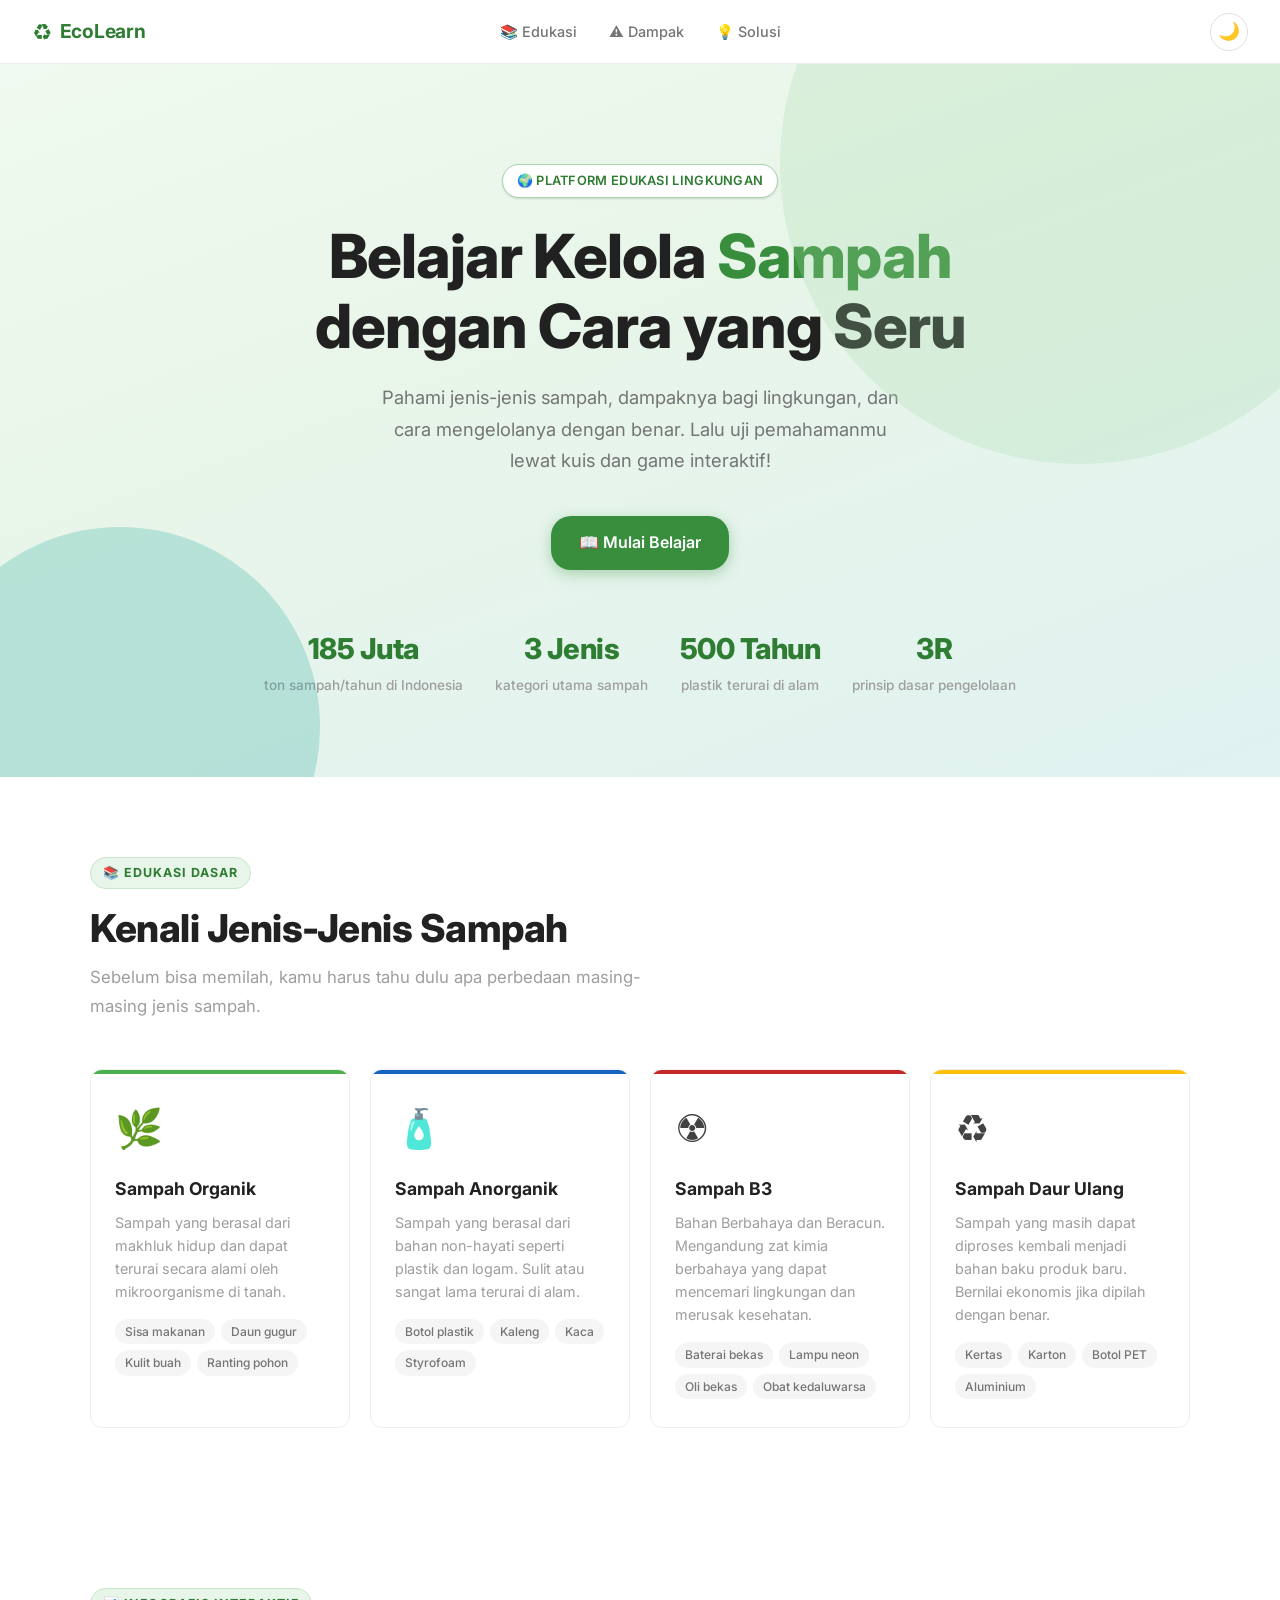
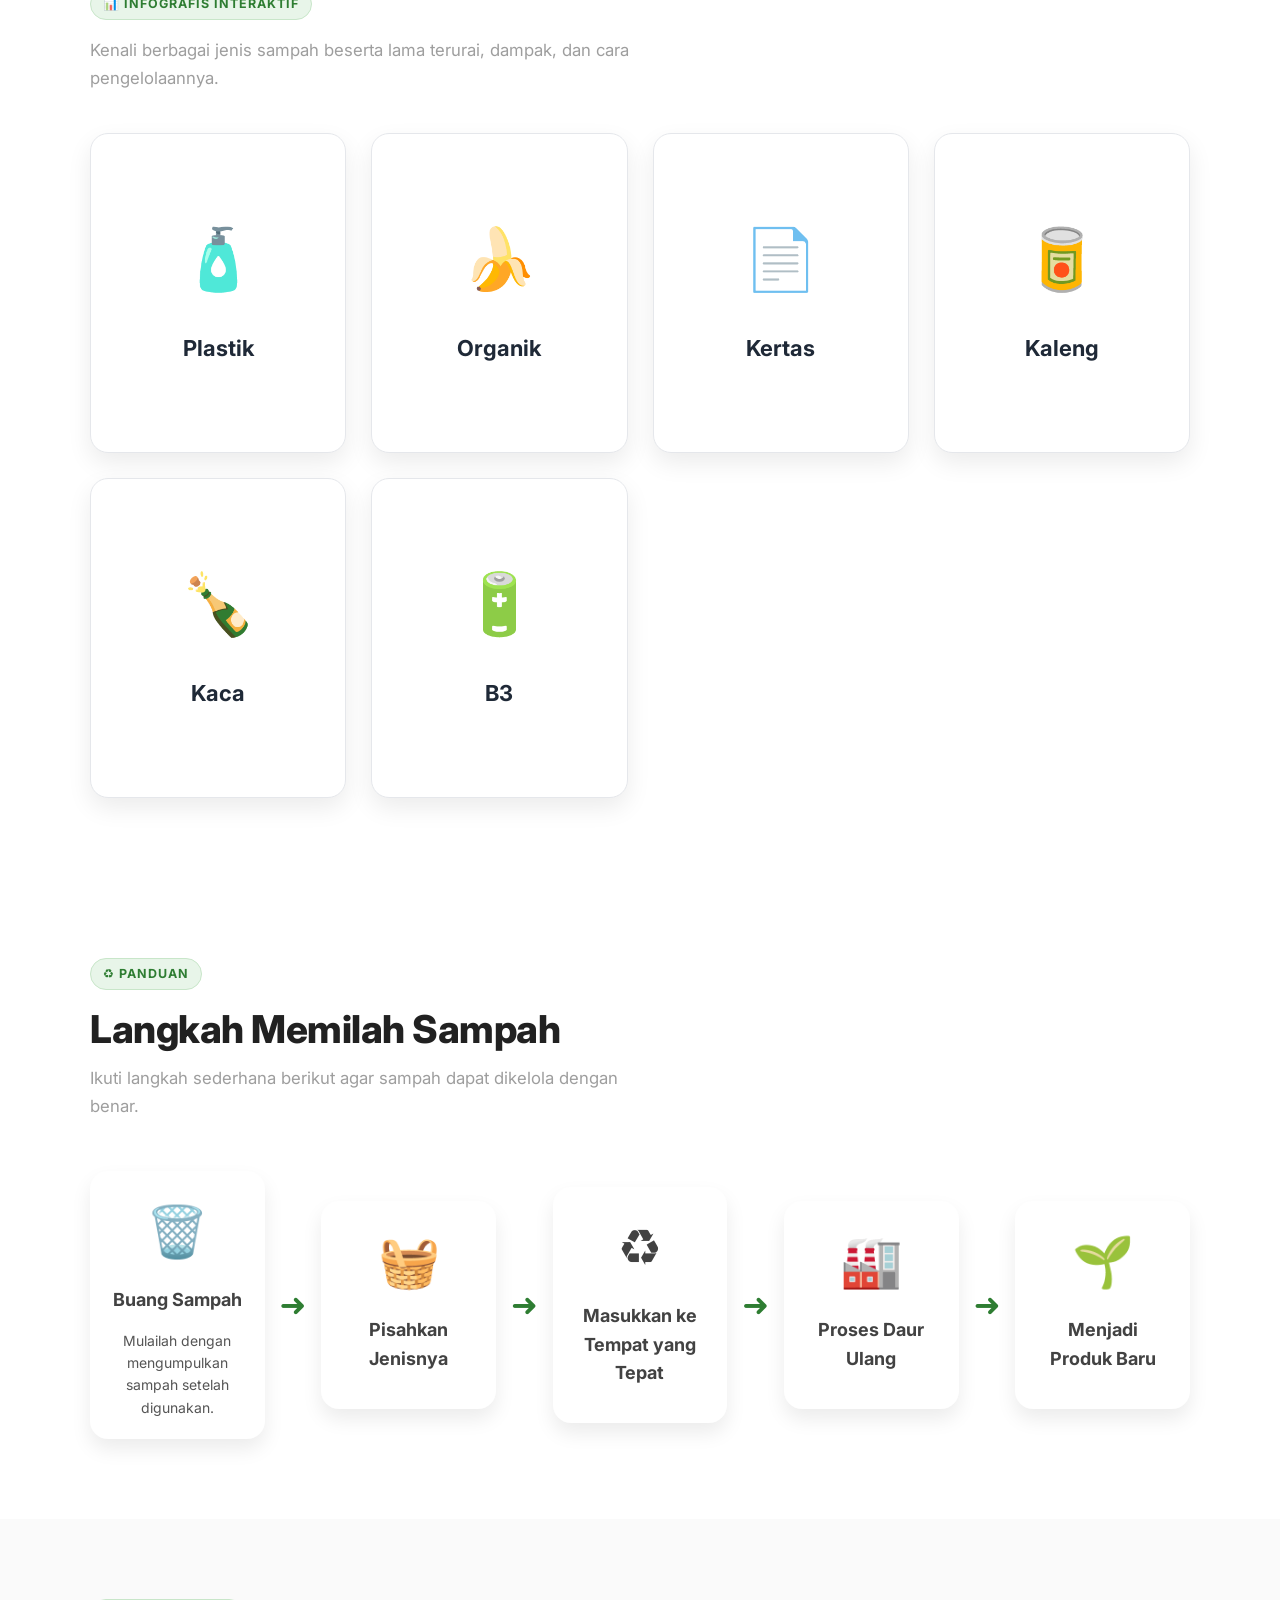
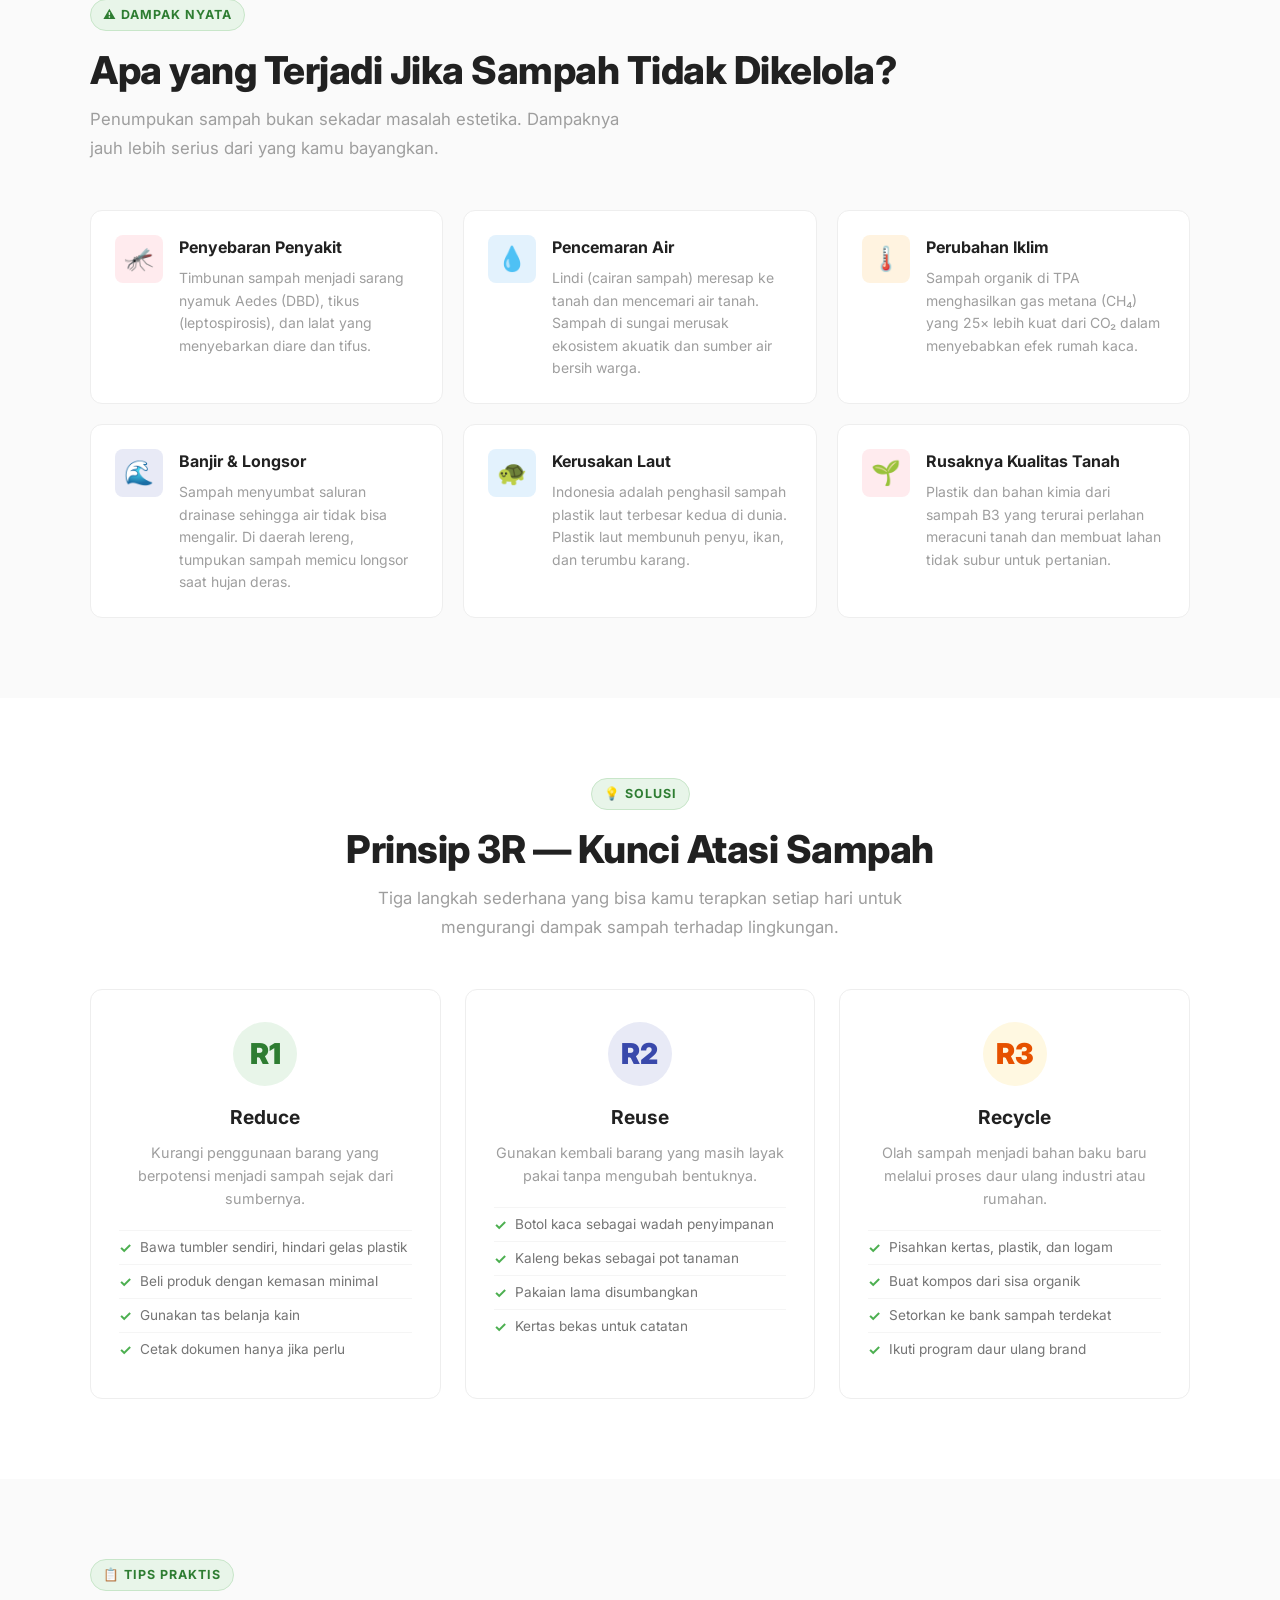
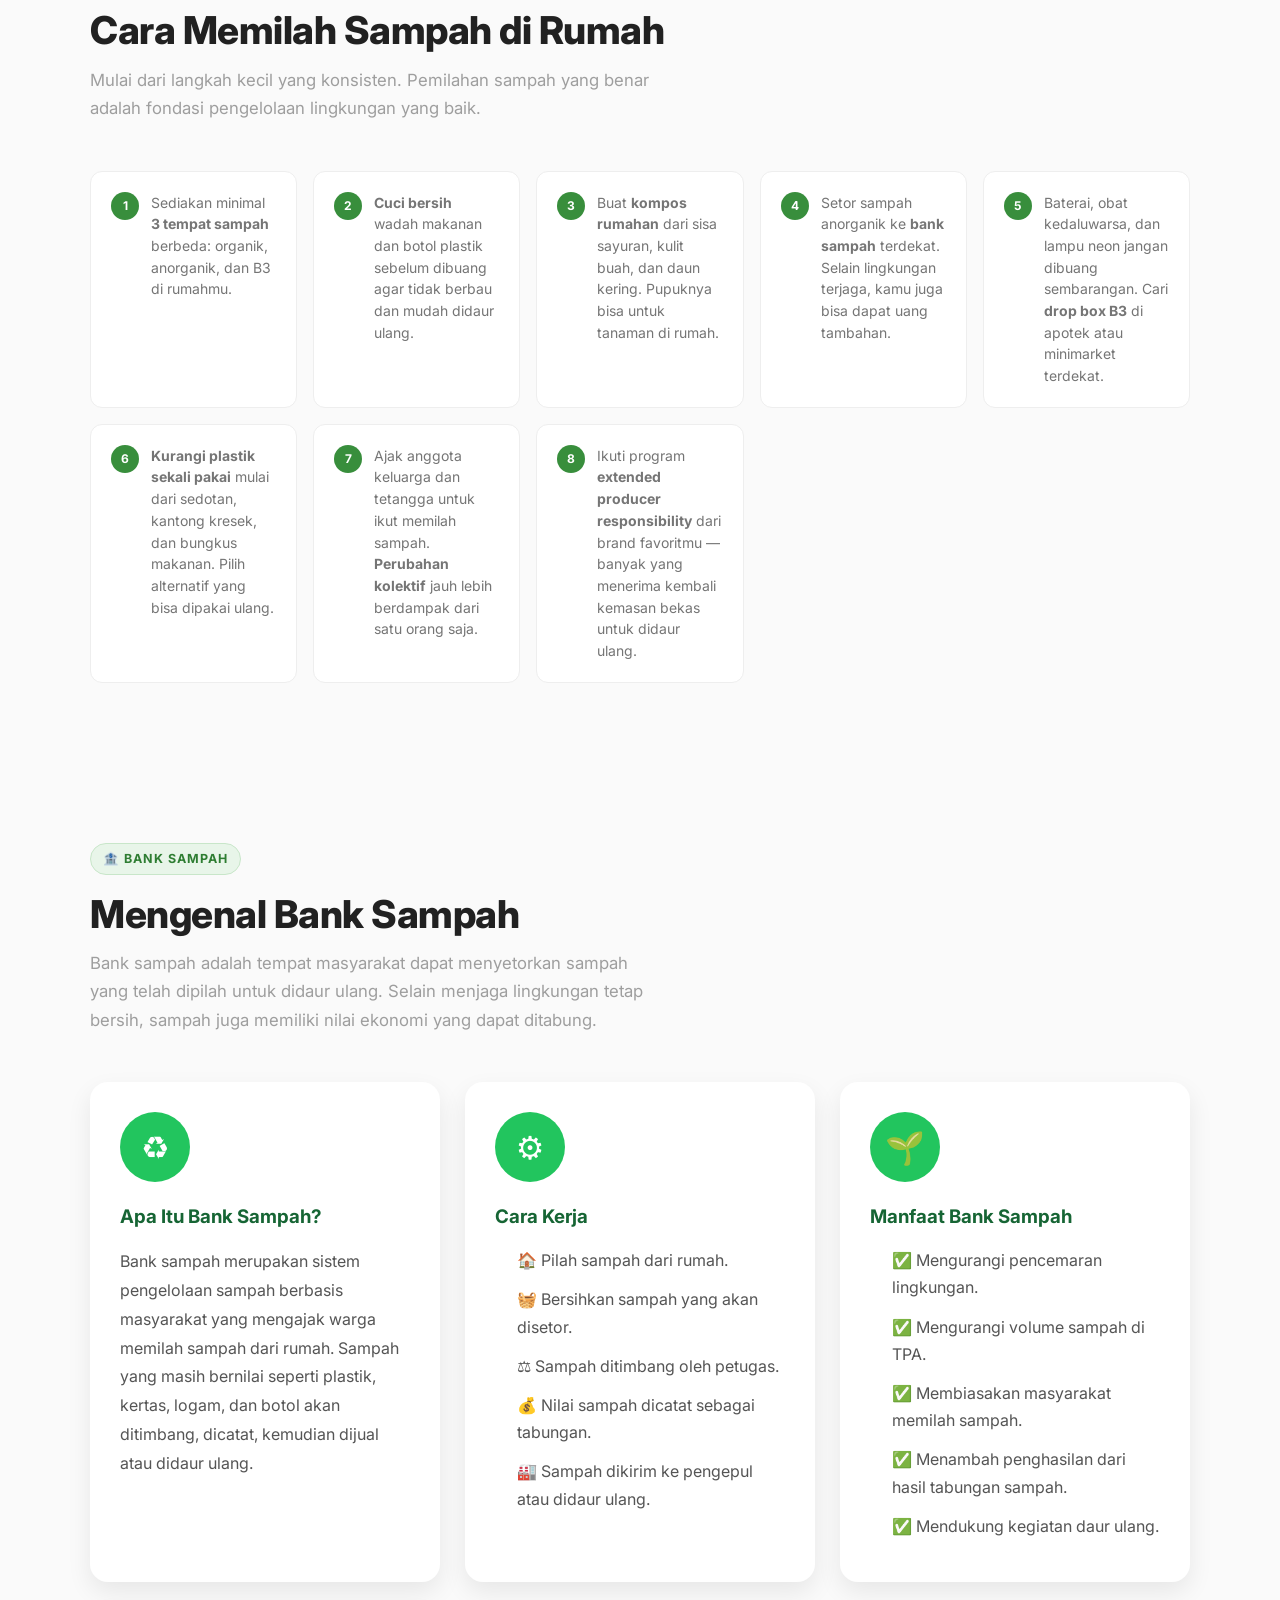
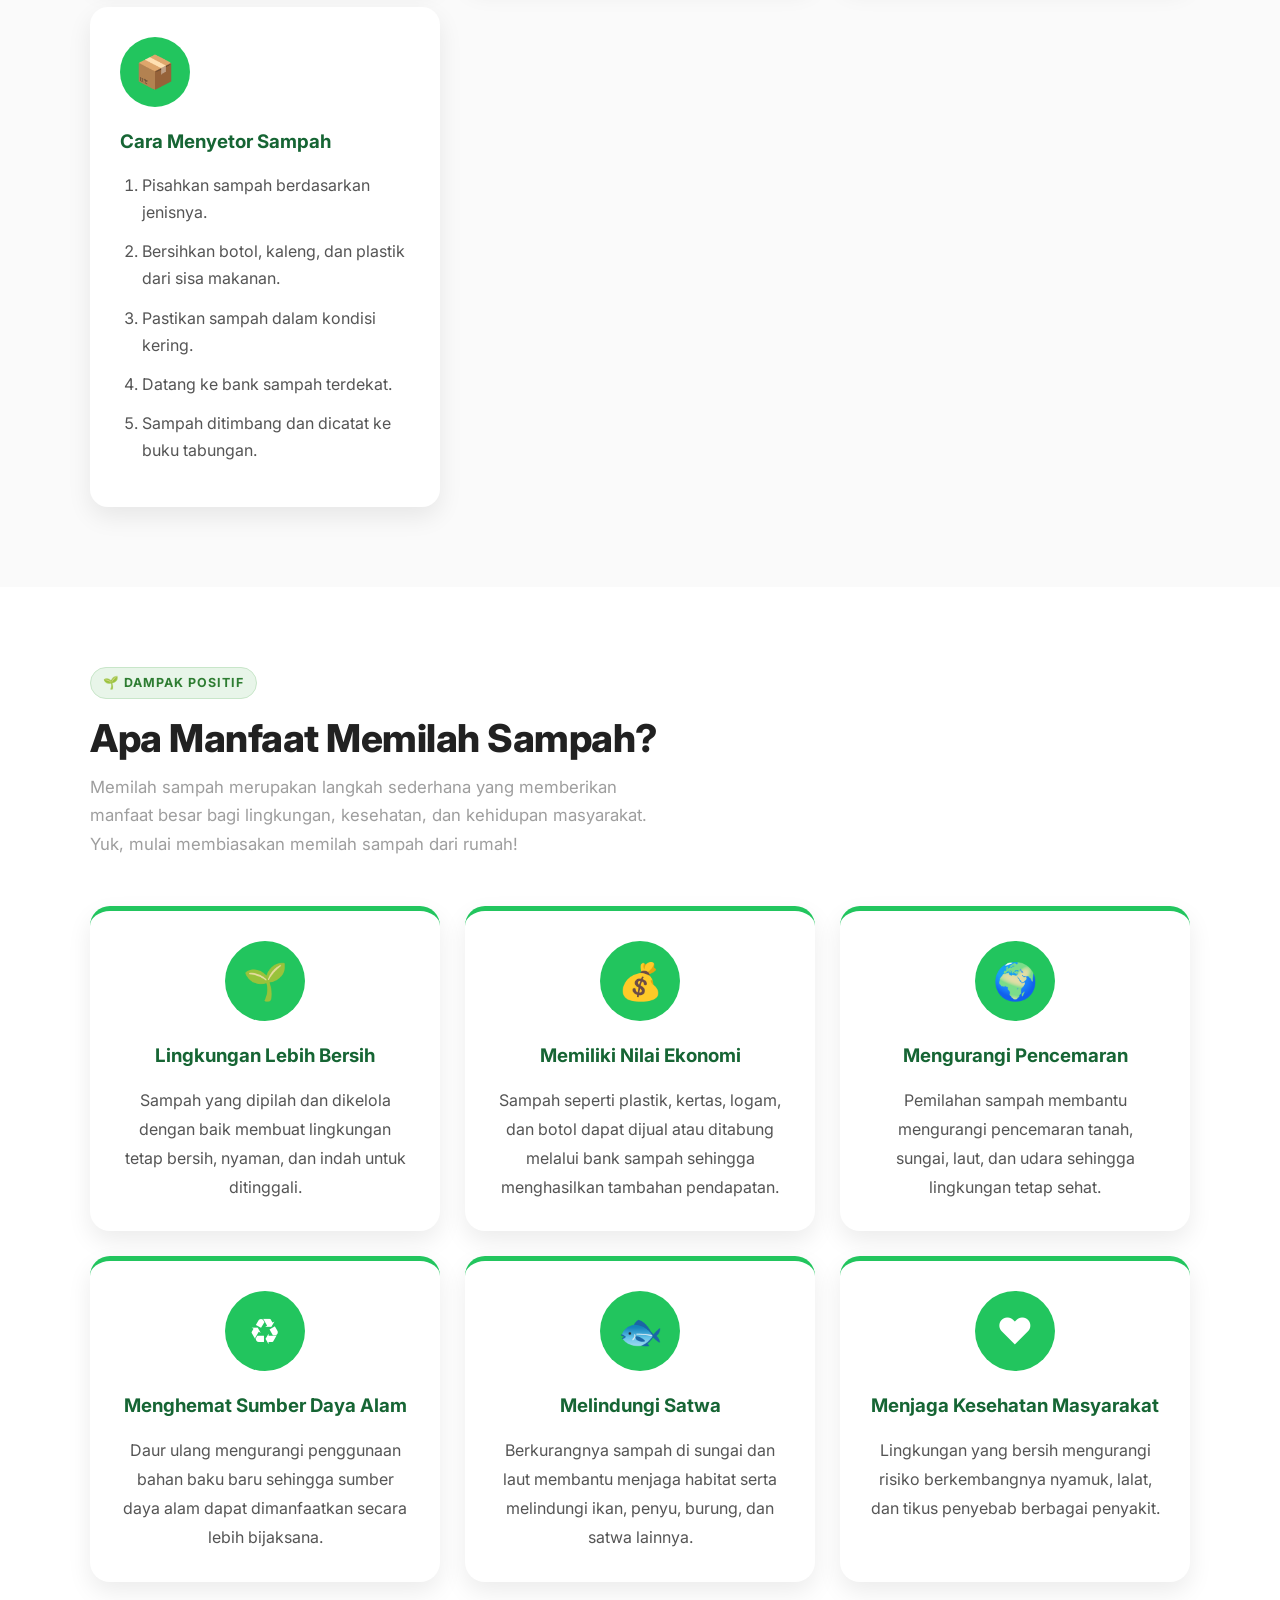
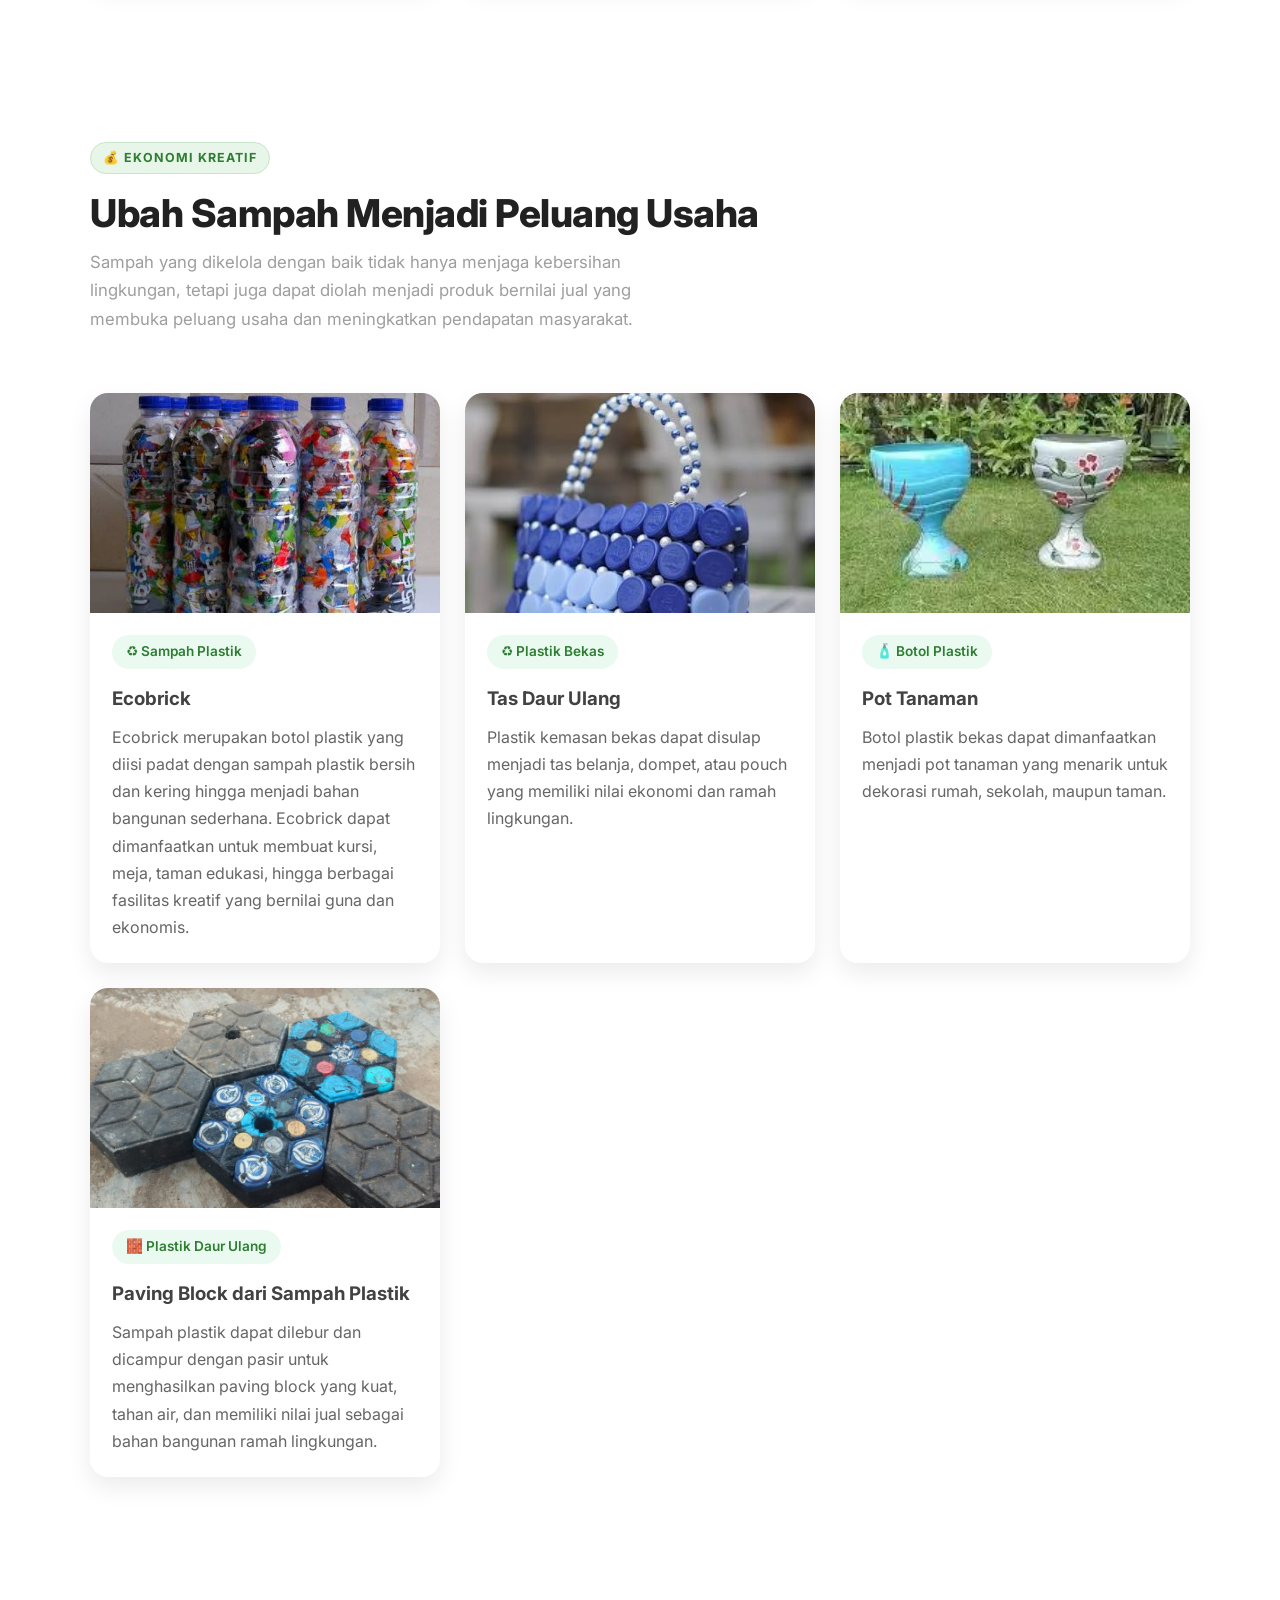
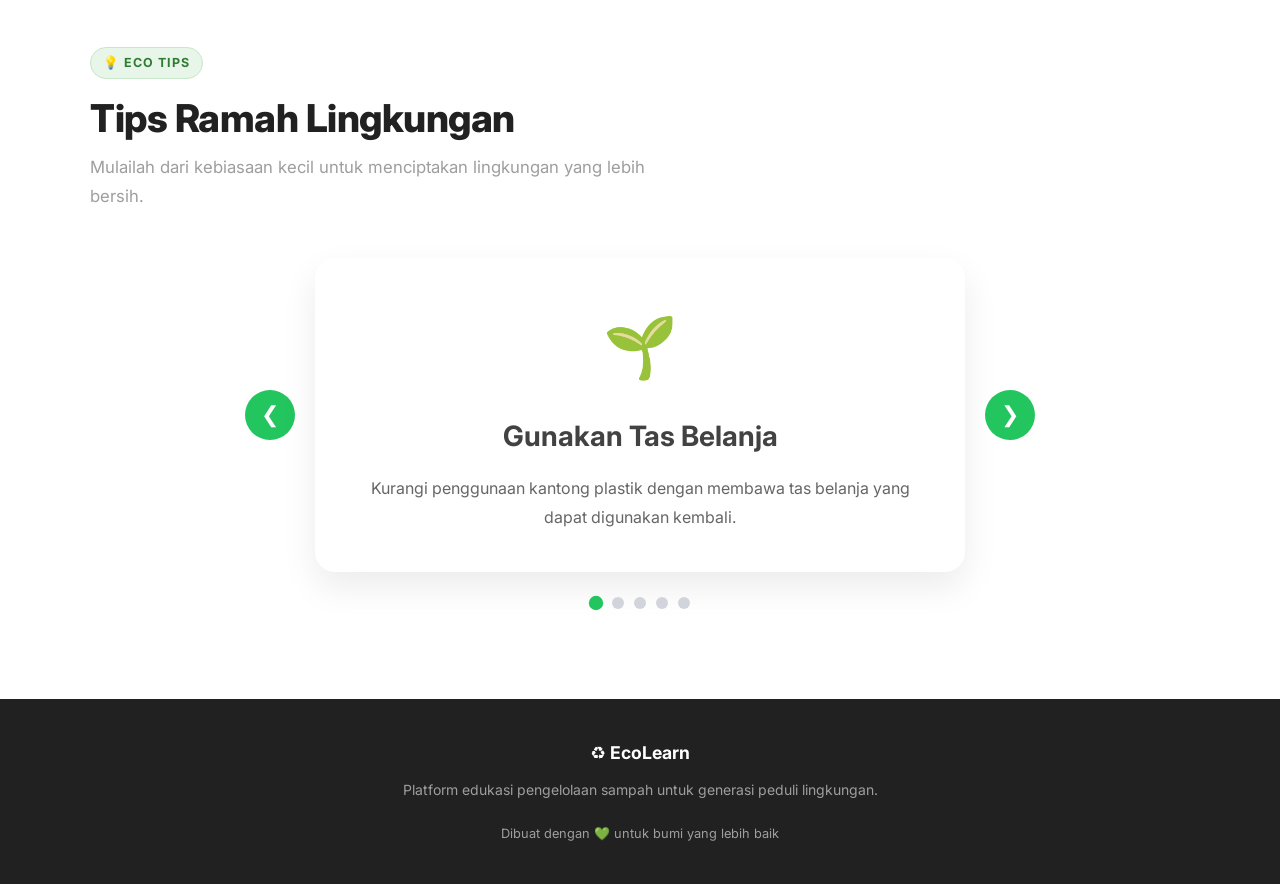
<file: index.html>
<!doctype html>
<html lang="id">
  <head>
    <meta charset="UTF-8" />
    <meta name="viewport" content="width=device-width, initial-scale=1.0" />
    <title>EcoLearn — Belajar Kelola Sampah dengan Seru</title>
    <link rel="stylesheet" href="css/style.css?v=1">
    <link rel="stylesheet" href="css/index.css
    ">
    <link rel="preconnect" href="https://fonts.googleapis.com" />
    <link
      href="https://fonts.googleapis.com/css2?family=Inter:wght@400;500;600;700;800;900&display=swap"
      rel="stylesheet"
    />
  </head>


  <body>
    <!-- NAVBAR -->
    <nav class="navbar">
      <a href="index.html" class="nav-logo">
        <span class="logo-icon">♻️</span> EcoLearn
      </a>

      <ul class="nav-links" id="nav-links">
        <li><a href="#edukasi">📚 Edukasi</a></li>
        <li><a href="#dampak">⚠️ Dampak</a></li>
        <li><a href="#solusi">💡 Solusi</a></li>
        <!--<li><a href="#games" class="nav-cta">🎮 Main Sekarang</a></li>-->
      </ul>
      <div class="navbar-right">
        <button class="theme-toggle" id="theme-toggle" aria-label="Ganti tema">
          🌙
        </button>
        <button class="hamburger" id="hamburger" aria-label="Buka menu">
          <span></span><span></span><span></span>
        </button>
      </div>
    </nav>

    <!-- HERO -->
    <section class="hero">
      <div class="hero-bg-circles"></div>
      <div class="hero-badge">🌍 Platform Edukasi Lingkungan</div>
      <h1>
        Belajar Kelola <span class="accent">Sampah</span><br />dengan Cara yang
        Seru
      </h1>
      <p class="hero-desc">
        Pahami jenis-jenis sampah, dampaknya bagi lingkungan, dan cara
        mengelolanya dengan benar. Lalu uji pemahamanmu lewat kuis dan game
        interaktif!
      </p>
      <div class="hero-actions">
        <a href="#edukasi" class="btn-primary">📖 Mulai Belajar</a>
      </div>
      <div class="hero-stats">
        <div class="hero-stat">
          <strong>185 Juta</strong>
          <span>ton sampah/tahun di Indonesia</span>
        </div>
        <div class="hero-stat">
          <strong>3 Jenis</strong>
          <span>kategori utama sampah</span>
        </div>
        <div class="hero-stat">
          <strong>500 Tahun</strong>
          <span>plastik terurai di alam</span>
        </div>
        <div class="hero-stat">
          <strong>3R</strong>
          <span>prinsip dasar pengelolaan</span>
        </div>
      </div>
    </section>

    <!-- SECTION 1: JENIS SAMPAH -->
    <section class="section" id="edukasi">
      <div class="container">
        <div class="section-header">
          <span class="section-label">📚 Edukasi Dasar</span>
          <h2 class="section-title">Kenali Jenis-Jenis Sampah</h2>
          <p class="section-subtitle">
            Sebelum bisa memilah, kamu harus tahu dulu apa perbedaan
            masing-masing jenis sampah.
          </p>
        </div>

        <div class="waste-grid">
          <div class="waste-card organik">
            <div class="waste-icon">🌿</div>
            <h3>Sampah Organik</h3>
            <p>
              Sampah yang berasal dari makhluk hidup dan dapat terurai secara
              alami oleh mikroorganisme di tanah.
            </p>
            <div class="waste-examples">
              <span class="waste-tag">Sisa makanan</span>
              <span class="waste-tag">Daun gugur</span>
              <span class="waste-tag">Kulit buah</span>
              <span class="waste-tag">Ranting pohon</span>
            </div>
          </div>

          <div class="waste-card anorganik">
            <div class="waste-icon">🧴</div>
            <h3>Sampah Anorganik</h3>
            <p>
              Sampah yang berasal dari bahan non-hayati seperti plastik dan
              logam. Sulit atau sangat lama terurai di alam.
            </p>
            <div class="waste-examples">
              <span class="waste-tag">Botol plastik</span>
              <span class="waste-tag">Kaleng</span>
              <span class="waste-tag">Kaca</span>
              <span class="waste-tag">Styrofoam</span>
            </div>
          </div>

          <div class="waste-card b3">
            <div class="waste-icon">☢️</div>
            <h3>Sampah B3</h3>
            <p>
              Bahan Berbahaya dan Beracun. Mengandung zat kimia berbahaya yang
              dapat mencemari lingkungan dan merusak kesehatan.
            </p>
            <div class="waste-examples">
              <span class="waste-tag">Baterai bekas</span>
              <span class="waste-tag">Lampu neon</span>
              <span class="waste-tag">Oli bekas</span>
              <span class="waste-tag">Obat kedaluwarsa</span>
            </div>
          </div>

          <div class="waste-card daur-ulang">
            <div class="waste-icon">♻️</div>
            <h3>Sampah Daur Ulang</h3>
            <p>
              Sampah yang masih dapat diproses kembali menjadi bahan baku produk
              baru. Bernilai ekonomis jika dipilah dengan benar.
            </p>
            <div class="waste-examples">
              <span class="waste-tag">Kertas</span>
              <span class="waste-tag">Karton</span>
              <span class="waste-tag">Botol PET</span>
              <span class="waste-tag">Aluminium</span>
            </div>
          </div>
        </div>
      </div>
    </section>

    <!--Infografis Interaktif-->
    <section class="section" id="infografis">
      <div class="container">

        <div class="section-header">
          <span class="section-label">📊 Infografis Interaktif</span>

          <p class="section-subtitle">
            Kenali berbagai jenis sampah beserta lama terurai, dampak, dan cara pengelolaannya.
          </p>
        </div>

        <div class="flip-grid">

          <!-- Plastik -->
          <div class="flip-card">
            <div class="flip-card-inner">
              <div class="flip-card-front">
                <div class="info-icon">🧴</div>
                <h3>Plastik</h3>
              </div>

              <div class="flip-card-back">
                <h3>🧴 Plastik</h3>
                <p><b>⏳ Terurai</b><br>±450 Tahun</p>
                <p><b>⚠️ Dampak</b><br>Mencemari laut & tanah.</p>
                <p><b>♻️ Kelola</b><br>Daur ulang.</p>
              </div>
            </div>
          </div>

          <!-- Organik -->
          <div class="flip-card">
            <div class="flip-card-inner">
              <div class="flip-card-front">
                <div class="info-icon">🍌</div>
                <h3>Organik</h3>
              </div>

              <div class="flip-card-back">
                <h3>🍌 Organik</h3>
                <p><b>⏳ Terurai</b><br>1–6 Bulan</p>
                <p><b>⚠️ Dampak</b><br>Menimbulkan bau jika menumpuk.</p>
                <p><b>♻️ Kelola</b><br>Kompos.</p>
              </div>
            </div>
          </div>

          <!-- Kertas -->
          <div class="flip-card">
            <div class="flip-card-inner">
              <div class="flip-card-front">
                <div class="info-icon">📄</div>
                <h3>Kertas</h3>
              </div>

              <div class="flip-card-back">
                <h3>📄 Kertas</h3>
                <p><b>⏳ Terurai</b><br>2–5 Bulan</p>
                <p><b>⚠️ Dampak</b><br>Menambah volume sampah.</p>
                <p><b>♻️ Kelola</b><br>Daur ulang.</p>
              </div>
            </div>
          </div>

          <!-- Kaleng -->
          <div class="flip-card">
            <div class="flip-card-inner">
              <div class="flip-card-front">
                <div class="info-icon">🥫</div>
                <h3>Kaleng</h3>
              </div>

              <div class="flip-card-back">
                <h3>🥫 Kaleng</h3>
                <p><b>⏳ Terurai</b><br>50–100 Tahun</p>
                <p><b>⚠️ Dampak</b><br>Mencemari lingkungan.</p>
                <p><b>♻️ Kelola</b><br>Bank Sampah.</p>
              </div>
            </div>
          </div>

          <!-- Kaca -->
          <div class="flip-card">
            <div class="flip-card-inner">
              <div class="flip-card-front">
                <div class="info-icon">🍾</div>
                <h3>Kaca</h3>
              </div>

              <div class="flip-card-back">
                <h3>🍾 Kaca</h3>
                <p><b>⏳ Terurai</b><br>>1 Juta Tahun</p>
                <p><b>⚠️ Dampak</b><br>Berbahaya jika pecah.</p>
                <p><b>♻️ Kelola</b><br>Daur ulang.</p>
              </div>
            </div>
          </div>

          <!-- B3 -->
          <div class="flip-card">
            <div class="flip-card-inner">
              <div class="flip-card-front">
                <div class="info-icon">🔋</div>
                <h3>B3</h3>
              </div>

              <div class="flip-card-back">
                <h3>🔋 Sampah B3</h3>
                <p><b>⏳ Terurai</b><br>100+ Tahun</p>
                <p><b>⚠️ Dampak</b><br>Mengandung zat berbahaya.</p>
                <p><b>♻️ Kelola</b><br>Drop Box B3.</p>
              </div>
            </div>
          </div>

        </div>
      </div>
    </section>

    <section class="section" id="langkah">

        <div class="container">

            <div class="section-header">
                <span class="section-label">♻️ Panduan</span>

                <h2 class="section-title">
                    Langkah Memilah Sampah
                </h2>

                <p class="section-subtitle">
                    Ikuti langkah sederhana berikut agar sampah dapat dikelola dengan benar.
                </p>
            </div>

            <div class="step-grid">

                <div class="step-card active">
                    <div class="step-icon">🗑️</div>
                    <h3>Buang Sampah</h3>

                    <div class="step-detail">
                        Mulailah dengan mengumpulkan sampah setelah digunakan.
                    </div>
                </div>

                <div class="step-arrow">➜</div>

                <div class="step-card">
                    <div class="step-icon">🧺</div>
                    <h3>Pisahkan Jenisnya</h3>

                    <div class="step-detail">
                        <b>Organik</b><br>
                        <b>Anorganik</b><br>
                        <b>B3</b>
                    </div>
                </div>

                <div class="step-arrow">➜</div>

                <div class="step-card">
                    <div class="step-icon">♻️</div>
                    <h3>Masukkan ke Tempat yang Tepat</h3>

                    <div class="step-detail">
                        🟢 Hijau = Organik<br>
                        🟡 Kuning = Anorganik<br>
                        🔴 Merah = B3
                    </div>
                </div>

                <div class="step-arrow">➜</div>

                <div class="step-card">
                    <div class="step-icon">🏭</div>
                    <h3>Proses Daur Ulang</h3>

                    <div class="step-detail">
                        Sampah yang masih bernilai akan diproses menjadi bahan baru.
                    </div>
                </div>

                <div class="step-arrow">➜</div>

                <div class="step-card">
                    <div class="step-icon">🌱</div>
                    <h3>Menjadi Produk Baru</h3>

                    <div class="step-detail">
                        Contohnya pot bunga, tas daur ulang, kompos, dan kerajinan.
                    </div>
                </div>

            </div>

        </div>

    </section>

    <!-- SECTION 2: DAMPAK SAMPAH -->
    <section class="section section-alt" id="dampak">
      <div class="container">
        <div class="section-header">
          <span class="section-label">⚠️ Dampak Nyata</span>
          <h2 class="section-title">
            Apa yang Terjadi Jika Sampah Tidak Dikelola?
          </h2>
          <p class="section-subtitle">
            Penumpukan sampah bukan sekadar masalah estetika. Dampaknya jauh
            lebih serius dari yang kamu bayangkan.
          </p>
        </div>

        <div class="impact-grid">
          <div class="impact-card health">
            <div class="impact-icon-wrap">🦟</div>
            <div>
              <h4>Penyebaran Penyakit</h4>
              <p>
                Timbunan sampah menjadi sarang nyamuk Aedes (DBD), tikus
                (leptospirosis), dan lalat yang menyebarkan diare dan tifus.
              </p>
            </div>
          </div>

          <div class="impact-card water">
            <div class="impact-icon-wrap">💧</div>
            <div>
              <h4>Pencemaran Air</h4>
              <p>
                Lindi (cairan sampah) meresap ke tanah dan mencemari air tanah.
                Sampah di sungai merusak ekosistem akuatik dan sumber air bersih
                warga.
              </p>
            </div>
          </div>

          <div class="impact-card climate">
            <div class="impact-icon-wrap">🌡️</div>
            <div>
              <h4>Perubahan Iklim</h4>
              <p>
                Sampah organik di TPA menghasilkan gas metana (CH₄) yang 25×
                lebih kuat dari CO₂ dalam menyebabkan efek rumah kaca.
              </p>
            </div>
          </div>

          <div class="impact-card flood">
            <div class="impact-icon-wrap">🌊</div>
            <div>
              <h4>Banjir & Longsor</h4>
              <p>
                Sampah menyumbat saluran drainase sehingga air tidak bisa
                mengalir. Di daerah lereng, tumpukan sampah memicu longsor saat
                hujan deras.
              </p>
            </div>
          </div>

          <div class="impact-card water">
            <div class="impact-icon-wrap">🐢</div>
            <div>
              <h4>Kerusakan Laut</h4>
              <p>
                Indonesia adalah penghasil sampah plastik laut terbesar kedua di
                dunia. Plastik laut membunuh penyu, ikan, dan terumbu karang.
              </p>
            </div>
          </div>

          <div class="impact-card health">
            <div class="impact-icon-wrap">🌱</div>
            <div>
              <h4>Rusaknya Kualitas Tanah</h4>
              <p>
                Plastik dan bahan kimia dari sampah B3 yang terurai perlahan
                meracuni tanah dan membuat lahan tidak subur untuk pertanian.
              </p>
            </div>
          </div>
        </div>
      </div>
    </section>

    <!-- SECTION : DAMPAK BUANG SAMPAH SEMBARANGAN -->
    <!--<section class="section section-alt" id="dampak">
      <div class="container">
        <div class="section-header">
          <span class="section-label">🚯 Dampak Buang Sampah Sembarangan</span>
          <h2 class="section-title">
            Apa Akibat Jika Membuang Sampah Sembarangan?
          </h2>
          <p class="section-subtitle">
            Kebiasaan membuang sampah sembarangan dapat menimbulkan berbagai masalah
            bagi lingkungan, kesehatan, dan kehidupan masyarakat.
          </p>
        </div>

        <div class="impact-grid">

          <div class="impact-card flood">
            <div class="impact-icon-wrap">🌊</div>
            <div>
              <h4>Menyebabkan Banjir</h4>
              <p>
                Sampah yang dibuang ke selokan, sungai, atau saluran air dapat
                menyumbat aliran sehingga air meluap dan menyebabkan banjir saat
                hujan turun.
              </p>
            </div>
          </div>

          <div class="impact-card health">
            <div class="impact-icon-wrap">🦟</div>
            <div>
              <h4>Menjadi Sarang Penyakit</h4>
              <p>
                Tumpukan sampah menjadi tempat berkembang biaknya nyamuk, lalat,
                dan tikus yang dapat menularkan penyakit seperti DBD, diare,
                dan leptospirosis.
              </p>
            </div>
          </div>

          <div class="impact-card water">
            <div class="impact-icon-wrap">💧</div>
            <div>
              <h4>Mencemari Air</h4>
              <p>
                Sampah yang masuk ke sungai atau danau menurunkan kualitas air,
                mengganggu kehidupan makhluk air, dan mengurangi ketersediaan air
                bersih bagi masyarakat.
              </p>
            </div>
          </div>

          <div class="impact-card climate">
            <div class="impact-icon-wrap">🌍</div>
            <div>
              <h4>Mencemari Lingkungan</h4>
              <p>
                Lingkungan menjadi kotor, tidak nyaman, dan menimbulkan bau tidak
                sedap sehingga mengurangi kualitas hidup masyarakat di sekitarnya.
              </p>
            </div>
          </div>

          <div class="impact-card water">
            <div class="impact-icon-wrap">🐢</div>
            <div>
              <h4>Membahayakan Satwa</h4>
              <p>
                Hewan dapat terluka atau mati karena memakan plastik maupun
                terjerat sampah yang dibuang sembarangan, terutama di sungai dan laut.
              </p>
            </div>
          </div>

          <div class="impact-card health">
            <div class="impact-icon-wrap">♻️</div>
            <div>
              <h4>Meningkatkan Volume Sampah</h4>
              <p>
                Sampah yang tidak dibuang pada tempatnya sulit dipilah dan didaur
                ulang sehingga menambah beban pengelolaan sampah dan mencemari
                lingkungan dalam jangka panjang.
              </p>
            </div>
          </div>

        </div>
      </div>
    </section>-->

    <!-- SECTION VIDEO: DAMPAK SAMPAH -->
    <!--<section class="section video-section">
      <div class="container">
        <div class="section-header centered">
          <span class="section-label">🎬 Tonton & Pahami</span>
          <h2 class="section-title">Video Edukasi: Dampak Sampah</h2>
          <p class="section-subtitle">
            Saksikan bagaimana sampah yang tidak dikelola berdampak nyata bagi lingkungan, kesehatan, dan kehidupan makhluk hidup di sekitar kita.
          </p>
        </div>
        <div class="video-grid">
          <div class="video-card">
            <div class="video-wrapper">
              <iframe
                src="https://www.youtube.com/embed/CGd3lgxReFE"
                title="Animasi Cara Pengelolaan Sampah - Sampahku Tanggung Jawabku"
                frameborder="0"
                allow="accelerometer; autoplay; clipboard-write; encrypted-media; gyroscope; picture-in-picture"
                allowfullscreen
                loading="lazy"
              ></iframe>
            </div>
            <div class="video-info">
              <span class="video-tag">🗑️ Dampak & Tanggung Jawab</span>
              <h3>Sampahku Tanggung Jawabku</h3>
              <p>Animasi edukasi tentang dampak buruk sampah bagi lingkungan dan kesehatan, serta pentingnya tanggung jawab pribadi dalam pengelolaan sampah.</p>
              <a
                href="https://www.youtube.com/watch?v=CGd3lgxReFE"
                target="_blank"
                rel="noopener noreferrer"
                class="video-source"
              >▶ Tonton di YouTube</a>
            </div>
          </div>
          <div class="video-card">
            <div class="video-wrapper">
              <iframe
                src="https://www.youtube.com/embed/KKESeJNV1I0"
                title="Video Animasi Edukasi Dampak Pencemaran Lingkungan Pantai"
                frameborder="0"
                allow="accelerometer; autoplay; clipboard-write; encrypted-media; gyroscope; picture-in-picture"
                allowfullscreen
                loading="lazy"
              ></iframe>
            </div>
            <div class="video-info">
              <span class="video-tag">🌊 Pencemaran Laut</span>
              <h3>Dampak Pencemaran Lingkungan Pantai</h3>
              <p>Video animasi edukasi yang menggambarkan dampak nyata pencemaran sampah plastik terhadap ekosistem pantai dan kehidupan laut.</p>
              <a
                href="https://www.youtube.com/watch?v=KKESeJNV1I0"
                target="_blank"
                rel="noopener noreferrer"
                class="video-source"
              >▶ Tonton di YouTube</a>
            </div>
          </div>
        </div>
      </div>
    </section>-->

    <!-- SECTION: MITOS VS FAKTA -->
    <!--
    <section class="section" id="mitos-fakta">
      <div class="container">
        <div class="section-header">
          <span class="section-label">🤔 Mitos vs Fakta</span>
          <h2 class="section-title">
            Jangan Sampai Salah Paham Tentang Sampah!
          </h2>
          <p class="section-subtitle">
            Banyak informasi yang beredar mengenai sampah. Yuk, bedakan mana yang
            hanya mitos dan mana yang merupakan fakta berdasarkan pengelolaan
            lingkungan.
          </p>
        </div>

        <div class="myth-grid">

          <div class="myth-card">
            <div class="myth-title">
              ❌ Mitos
            </div>
            <p>
              Semua jenis plastik bisa didaur ulang.
            </p>

            <div class="fact-title">
              ✅ Fakta
            </div>
            <p>
              Tidak semua plastik dapat didaur ulang. Beberapa jenis plastik hanya
              dapat diproses di fasilitas khusus, bahkan ada yang tidak bisa didaur
              ulang sama sekali.
            </p>
          </div>

          <div class="myth-card">
            <div class="myth-title">
              ❌ Mitos
            </div>
            <p>
              Sampah organik tidak mencemari lingkungan.
            </p>

            <div class="fact-title">
              ✅ Fakta
            </div>
            <p>
              Sampah organik yang menumpuk dapat menghasilkan bau, mengundang lalat,
              dan menghasilkan gas metana yang berkontribusi terhadap pemanasan
              global.
            </p>
          </div>

          <div class="myth-card">
            <div class="myth-title">
              ❌ Mitos
            </div>
            <p>
              Membakar sampah adalah cara paling mudah mengatasinya.
            </p>

            <div class="fact-title">
              ✅ Fakta
            </div>
            <p>
              Membakar sampah dapat menghasilkan asap dan zat berbahaya yang
              mencemari udara serta berdampak buruk bagi kesehatan.
            </p>
          </div>

          <div class="myth-card">
            <div class="myth-title">
              ❌ Mitos
            </div>
            <p>
              Sampah yang dibuang ke sungai akan hilang dengan sendirinya.
            </p>

            <div class="fact-title">
              ✅ Fakta
            </div>
            <p>
              Sampah di sungai dapat menyumbat aliran air, menyebabkan banjir, serta
              mencemari ekosistem sungai hingga laut.
            </p>
          </div>

          <div class="myth-card">
            <div class="myth-title">
              ❌ Mitos
            </div>
            <p>
              Memilah sampah itu merepotkan dan tidak ada manfaatnya.
            </p>

            <div class="fact-title">
              ✅ Fakta
            </div>
            <p>
              Pemilahan sampah mempermudah proses daur ulang, mengurangi pencemaran,
              serta meningkatkan nilai ekonomi sampah.
            </p>
          </div>

          <div class="myth-card">
            <div class="myth-title">
              ❌ Mitos
            </div>
            <p>
              Sampah dalam jumlah sedikit tidak akan berdampak.
            </p>

            <div class="fact-title">
              ✅ Fakta
            </div>
            <p>
              Jika setiap orang berpikir demikian, jumlah sampah akan terus
              bertambah dan menimbulkan masalah besar bagi lingkungan.
            </p>
          </div>

        </div>
      </div>
    </section>
    -->

    <!-- SECTION 3: PRINSIP 3R -->
    <section class="section" id="solusi">
      <div class="container">
        <div class="section-header centered">
          <span class="section-label">💡 Solusi</span>
          <h2 class="section-title">Prinsip 3R — Kunci Atasi Sampah</h2>
          <p class="section-subtitle">
            Tiga langkah sederhana yang bisa kamu terapkan setiap hari untuk
            mengurangi dampak sampah terhadap lingkungan.
          </p>
        </div>

        <div class="r3-grid">
          <div class="r3-card reduce">
            <div class="r3-letter">R1</div>
            <h3>Reduce</h3>
            <p>
              Kurangi penggunaan barang yang berpotensi menjadi sampah sejak
              dari sumbernya.
            </p>
            <ul class="r3-examples">
              <li>Bawa tumbler sendiri, hindari gelas plastik</li>
              <li>Beli produk dengan kemasan minimal</li>
              <li>Gunakan tas belanja kain</li>
              <li>Cetak dokumen hanya jika perlu</li>
            </ul>
          </div>

          <div class="r3-card reuse">
            <div class="r3-letter">R2</div>
            <h3>Reuse</h3>
            <p>
              Gunakan kembali barang yang masih layak pakai tanpa mengubah
              bentuknya.
            </p>
            <ul class="r3-examples">
              <li>Botol kaca sebagai wadah penyimpanan</li>
              <li>Kaleng bekas sebagai pot tanaman</li>
              <li>Pakaian lama disumbangkan</li>
              <li>Kertas bekas untuk catatan</li>
            </ul>
          </div>

          <div class="r3-card recycle">
            <div class="r3-letter">R3</div>
            <h3>Recycle</h3>
            <p>
              Olah sampah menjadi bahan baku baru melalui proses daur ulang
              industri atau rumahan.
            </p>
            <ul class="r3-examples">
              <li>Pisahkan kertas, plastik, dan logam</li>
              <li>Buat kompos dari sisa organik</li>
              <li>Setorkan ke bank sampah terdekat</li>
              <li>Ikuti program daur ulang brand</li>
            </ul>
          </div>
        </div>
      </div>
    </section>

    <!-- SECTION VIDEO: SOLUSI PENGELOLAAN SAMPAH -->
    <!--<section class="section section-alt video-section">
      <div class="container">
        <div class="section-header centered">
          <span class="section-label">🎬 Yuk Tonton!</span>
          <h2 class="section-title">Video Edukasi: Solusi Pengelolaan Sampah</h2>
          <p class="section-subtitle">
            Belajar cara memilah sampah dan menerapkan prinsip 3R lewat video animasi kartun yang menyenangkan dan mudah dipahami.
          </p>
        </div>
        <div class="video-grid">
          <div class="video-card">
            <div class="video-wrapper">
              <iframe
                src="https://www.youtube.com/embed/ZKJ6ltmjcfU"
                title="Membuang Sampah Sembarangan Bukan Kebiasaan Baik - BabyBus"
                frameborder="0"
                allow="accelerometer; autoplay; clipboard-write; encrypted-media; gyroscope; picture-in-picture"
                allowfullscreen
                loading="lazy"
              ></iframe>
            </div>
            <div class="video-info">
              <span class="video-tag">♻️ Kebiasaan Baik</span>
              <h3>Bukan Kebiasaan Baik: Buang Sampah Sembarangan</h3>
              <p>Animasi kartun BabyBus yang mengajarkan anak dan keluarga untuk membuang sampah pada tempatnya dan membentuk kebiasaan peduli lingkungan sejak dini.</p>
              <a
                href="https://www.youtube.com/watch?v=ZKJ6ltmjcfU"
                target="_blank"
                rel="noopener noreferrer"
                class="video-source"
              >▶ Tonton di YouTube</a>
            </div>
          </div>
          <div class="video-card">
            <div class="video-wrapper">
              <iframe
                src="https://www.youtube.com/embed/hm_YcVfZ_OQ"
                title="Jangan Buang Sampah Sembarangan - BabyBus Bahasa Indonesia"
                frameborder="0"
                allow="accelerometer; autoplay; clipboard-write; encrypted-media; gyroscope; picture-in-picture"
                allowfullscreen
                loading="lazy"
              ></iframe>
            </div>
            <div class="video-info">
              <span class="video-tag">🌿 Peduli Lingkungan</span>
              <h3>Jangan Buang Sampah Sembarangan!</h3>
              <p>Kartun edukasi BabyBus Bahasa Indonesia yang menunjukkan kebiasaan baik dalam menjaga kebersihan lingkungan dan tidak membuang sampah sembarangan.</p>
              <a
                href="https://www.youtube.com/watch?v=hm_YcVfZ_OQ"
                target="_blank"
                rel="noopener noreferrer"
                class="video-source"
              >▶ Tonton di YouTube</a>
            </div>
          </div>
        </div>
        <p class="video-credit">
          📌 Sumber video: <a href="https://www.youtube.com/@BabyBusBahasaIndonesia" target="_blank" rel="noopener noreferrer">BabyBus Bahasa Indonesia</a> &amp; kreator edukasi lingkungan di YouTube. Hak cipta milik masing-masing pemilik konten.
        </p>
      </div>
    </section>-->

    <!-- SECTION VIDEO: SAMPAH BISA JADI APA? -->
    <!--
    <section class="section section-alt video-section">
      <div class="container">
        <div class="section-header centered">
          <span class="section-label">♻️ Inspirasi Daur Ulang</span>
          <h2 class="section-title">Video Edukasi: Sampah Bisa Jadi Apa?</h2>
          <p class="section-subtitle">
            Pelajari bagaimana sampah organik dan anorganik dapat diolah menjadi
            produk yang bermanfaat sehingga membantu mengurangi pencemaran
            lingkungan.
          </p>
        </div>

        <div class="video-grid">


          <div class="video-card">
            <div class="video-wrapper">
              <iframe
                src="https://www.youtube.com/embed/J7cnTByLTcY"
                title="Mengolah Sampah Organik Menjadi Pupuk Kompos"
                frameborder="0"
                allow="accelerometer; autoplay; clipboard-write; encrypted-media; gyroscope; picture-in-picture"
                allowfullscreen
                loading="lazy">
              </iframe>
            </div>

            <div class="video-info">
              <span class="video-tag">🌱 Sampah Organik</span>
              <h3>Mengolah Sampah Organik Menjadi Kompos</h3>
              <p>
                Pelajari cara mengubah sisa makanan, daun kering, dan kulit buah
                menjadi pupuk kompos yang bermanfaat untuk menyuburkan tanaman
                serta mengurangi jumlah sampah rumah tangga.
              </p>

              <a
                href="https://www.youtube.com/watch?v=J7cnTByLTcY"
                target="_blank"
                rel="noopener noreferrer"
                class="video-source">
                ▶ Tonton di YouTube
              </a>
            </div>
          </div>

          
          <div class="video-card">
            <div class="video-wrapper">
              <iframe
                src="https://www.youtube.com/embed/jxP13G01UXg"
                title="Mengubah Sampah Plastik Menjadi Kerajinan"
                frameborder="0"
                allow="accelerometer; autoplay; clipboard-write; encrypted-media; gyroscope; picture-in-picture"
                allowfullscreen
                loading="lazy">
              </iframe>
            </div>

            <div class="video-info">
              <span class="video-tag">🧴 Sampah Plastik</span>
              <h3>Mengubah Sampah Plastik Menjadi Kerajinan</h3>
              <p>
                Botol plastik bekas dapat diolah menjadi kerajinan yang bermanfaat,
                seperti tempat pensil. Video ini menunjukkan langkah-langkah sederhana
                yang mudah diikuti di rumah.
              </p>

              <a
                href="https://www.youtube.com/watch?v=jxP13G01UXg"
                target="_blank"
                rel="noopener noreferrer"
                class="video-source">
                ▶ Tonton di YouTube
              </a>
            </div>
          </div>

        </div>

        <p class="video-credit">
          📌 Sumber video: YouTube dan pemilik konten terkait. Hak cipta tetap
          dimiliki oleh masing-masing kreator.
        </p>

      </div>
    </section>
    -->



    <!-- SECTION 4: TIPS PILAH SAMPAH -->
    <section class="section section-alt">
      <div class="container">
        <div class="section-header">
          <span class="section-label">📋 Tips Praktis</span>
          <h2 class="section-title">Cara Memilah Sampah di Rumah</h2>
          <p class="section-subtitle">
            Mulai dari langkah kecil yang konsisten. Pemilahan sampah yang benar
            adalah fondasi pengelolaan lingkungan yang baik.
          </p>
        </div>

        <div class="tips-grid">
          <div class="tip-card">
            <div class="tip-num">1</div>
            <p>
              Sediakan minimal <strong>3 tempat sampah</strong> berbeda:
              organik, anorganik, dan B3 di rumahmu.
            </p>
          </div>
          <div class="tip-card">
            <div class="tip-num">2</div>
            <p>
              <strong>Cuci bersih</strong> wadah makanan dan botol plastik
              sebelum dibuang agar tidak berbau dan mudah didaur ulang.
            </p>
          </div>
          <div class="tip-card">
            <div class="tip-num">3</div>
            <p>
              Buat <strong>kompos rumahan</strong> dari sisa sayuran, kulit
              buah, dan daun kering. Pupuknya bisa untuk tanaman di rumah.
            </p>
          </div>
          <div class="tip-card">
            <div class="tip-num">4</div>
            <p>
              Setor sampah anorganik ke <strong>bank sampah</strong> terdekat.
              Selain lingkungan terjaga, kamu juga bisa dapat uang tambahan.
            </p>
          </div>
          <div class="tip-card">
            <div class="tip-num">5</div>
            <p>
              Baterai, obat kedaluwarsa, dan lampu neon jangan dibuang
              sembarangan. Cari <strong>drop box B3</strong> di apotek atau
              minimarket terdekat.
            </p>
          </div>
          <div class="tip-card">
            <div class="tip-num">6</div>
            <p>
              <strong>Kurangi plastik sekali pakai</strong> mulai dari sedotan,
              kantong kresek, dan bungkus makanan. Pilih alternatif yang bisa
              dipakai ulang.
            </p>
          </div>
          <div class="tip-card">
            <div class="tip-num">7</div>
            <p>
              Ajak anggota keluarga dan tetangga untuk ikut memilah sampah.
              <strong>Perubahan kolektif</strong> jauh lebih berdampak dari satu
              orang saja.
            </p>
          </div>
          <div class="tip-card">
            <div class="tip-num">8</div>
            <p>
              Ikuti program
              <strong>extended producer responsibility</strong> dari brand
              favoritmu — banyak yang menerima kembali kemasan bekas untuk
              didaur ulang.
            </p>
          </div>
        </div>
      </div>
    </section>

    <!-- SECTION: BANK SAMPAH -->
    <section class="section section-alt" id="bank-sampah">
      <div class="container">

        <div class="section-header">
          <span class="section-label">🏦 Bank Sampah</span>
          <h2 class="section-title">
            Mengenal Bank Sampah
          </h2>
          <p class="section-subtitle">
            Bank sampah adalah tempat masyarakat dapat menyetorkan sampah yang telah
            dipilah untuk didaur ulang. Selain menjaga lingkungan tetap bersih,
            sampah juga memiliki nilai ekonomi yang dapat ditabung.
          </p>
        </div>

        <div class="bank-grid">

          <!-- Apa Itu -->
          <div class="bank-card">
            <div class="bank-icon">♻️</div>
            <h3>Apa Itu Bank Sampah?</h3>
            <p>
              Bank sampah merupakan sistem pengelolaan sampah berbasis masyarakat
              yang mengajak warga memilah sampah dari rumah. Sampah yang masih
              bernilai seperti plastik, kertas, logam, dan botol akan ditimbang,
              dicatat, kemudian dijual atau didaur ulang.
            </p>
          </div>

          <!-- Cara Kerja -->
          <div class="bank-card">
            <div class="bank-icon">⚙️</div>
            <h3>Cara Kerja</h3>

            <ul>
              <li>🏠 Pilah sampah dari rumah.</li>
              <li>🧺 Bersihkan sampah yang akan disetor.</li>
              <li>⚖️ Sampah ditimbang oleh petugas.</li>
              <li>💰 Nilai sampah dicatat sebagai tabungan.</li>
              <li>🏭 Sampah dikirim ke pengepul atau didaur ulang.</li>
            </ul>

          </div>

          <!-- Manfaat -->
          <div class="bank-card">
            <div class="bank-icon">🌱</div>
            <h3>Manfaat Bank Sampah</h3>

            <ul>
              <li>✅ Mengurangi pencemaran lingkungan.</li>
              <li>✅ Mengurangi volume sampah di TPA.</li>
              <li>✅ Membiasakan masyarakat memilah sampah.</li>
              <li>✅ Menambah penghasilan dari hasil tabungan sampah.</li>
              <li>✅ Mendukung kegiatan daur ulang.</li>
            </ul>

          </div>

          <!-- Cara Menyetor -->
          <div class="bank-card">
            <div class="bank-icon">📦</div>
            <h3>Cara Menyetor Sampah</h3>

            <ol>
              <li>Pisahkan sampah berdasarkan jenisnya.</li>
              <li>Bersihkan botol, kaleng, dan plastik dari sisa makanan.</li>
              <li>Pastikan sampah dalam kondisi kering.</li>
              <li>Datang ke bank sampah terdekat.</li>
              <li>Sampah ditimbang dan dicatat ke buku tabungan.</li>
            </ol>

          </div>

        </div>

      </div>
    </section>

    <!-- SECTION: DAMPAK POSITIF -->
    <section class="section" id="dampak-positif">
      <div class="container">

        <div class="section-header">
          <span class="section-label">🌱 Dampak Positif</span>
          <h2 class="section-title">
            Apa Manfaat Memilah Sampah?
          </h2>
          <p class="section-subtitle">
            Memilah sampah merupakan langkah sederhana yang memberikan manfaat besar
            bagi lingkungan, kesehatan, dan kehidupan masyarakat. Yuk, mulai
            membiasakan memilah sampah dari rumah!
          </p>
        </div>

        <div class="positive-grid">

          <div class="positive-card">
            <div class="positive-icon">🌱</div>
            <h3>Lingkungan Lebih Bersih</h3>
            <p>
              Sampah yang dipilah dan dikelola dengan baik membuat lingkungan tetap
              bersih, nyaman, dan indah untuk ditinggali.
            </p>
          </div>

          <div class="positive-card">
            <div class="positive-icon">💰</div>
            <h3>Memiliki Nilai Ekonomi</h3>
            <p>
              Sampah seperti plastik, kertas, logam, dan botol dapat dijual atau
              ditabung melalui bank sampah sehingga menghasilkan tambahan
              pendapatan.
            </p>
          </div>

          <div class="positive-card">
            <div class="positive-icon">🌍</div>
            <h3>Mengurangi Pencemaran</h3>
            <p>
              Pemilahan sampah membantu mengurangi pencemaran tanah, sungai, laut,
              dan udara sehingga lingkungan tetap sehat.
            </p>
          </div>

          <div class="positive-card">
            <div class="positive-icon">♻️</div>
            <h3>Menghemat Sumber Daya Alam</h3>
            <p>
              Daur ulang mengurangi penggunaan bahan baku baru sehingga sumber daya
              alam dapat dimanfaatkan secara lebih bijaksana.
            </p>
          </div>

          <div class="positive-card">
            <div class="positive-icon">🐟</div>
            <h3>Melindungi Satwa</h3>
            <p>
              Berkurangnya sampah di sungai dan laut membantu menjaga habitat serta
              melindungi ikan, penyu, burung, dan satwa lainnya.
            </p>
          </div>

          <div class="positive-card">
            <div class="positive-icon">❤️</div>
            <h3>Menjaga Kesehatan Masyarakat</h3>
            <p>
              Lingkungan yang bersih mengurangi risiko berkembangnya nyamuk, lalat,
              dan tikus penyebab berbagai penyakit.
            </p>
          </div>

        </div>

      </div>
    </section>


<section class="section" id="ekonomi-kreatif">
  <div class="container">

    <div class="section-header">
      <span class="section-label">💰 Ekonomi Kreatif</span>
      <h2 class="section-title">Ubah Sampah Menjadi Peluang Usaha</h2>
      <p class="section-subtitle">
        Sampah yang dikelola dengan baik tidak hanya menjaga kebersihan
        lingkungan, tetapi juga dapat diolah menjadi produk bernilai jual
        yang membuka peluang usaha dan meningkatkan pendapatan masyarakat.
      </p>
    </div>

    <div class="creative-showcase">

      <!-- Ecobrick -->
      <div class="showcase-card">
        <img src="images/ecobrik.jfif" alt="Ecobrick">

        <div class="showcase-content">
          <span class="showcase-category">♻️ Sampah Plastik</span>
          <h3>Ecobrick</h3>

          <p>
            Ecobrick merupakan botol plastik yang diisi padat dengan sampah plastik
            bersih dan kering hingga menjadi bahan bangunan sederhana. Ecobrick dapat
            dimanfaatkan untuk membuat kursi, meja, taman edukasi, hingga berbagai
            fasilitas kreatif yang bernilai guna dan ekonomis.
          </p>

        </div>
      </div>

      <!-- Tas Plastik -->
      <div class="showcase-card">
        <img src="images/tas-plastik.jfif" alt="Tas Daur Ulang">

        <div class="showcase-content">
          <span class="showcase-category">♻️ Plastik Bekas</span>
          <h3>Tas Daur Ulang</h3>

          <p>
            Plastik kemasan bekas dapat disulap menjadi tas belanja, dompet,
            atau pouch yang memiliki nilai ekonomi dan ramah lingkungan.
          </p>


        </div>
      </div>

      <!-- Pot Botol -->
      <div class="showcase-card">
        <img src="images/pot-botol.avif" alt="Pot Tanaman">

        <div class="showcase-content">
          <span class="showcase-category">🧴 Botol Plastik</span>
          <h3>Pot Tanaman</h3>

          <p>
            Botol plastik bekas dapat dimanfaatkan menjadi pot tanaman
            yang menarik untuk dekorasi rumah, sekolah, maupun taman.
          </p>


        </div>
      </div>

      <!-- Paving Block -->
      <div class="showcase-card">
        <img src="images/paving-plastik.jpeg" alt="Paving Block Plastik">

        <div class="showcase-content">
          <span class="showcase-category">🧱 Plastik Daur Ulang</span>
          <h3>Paving Block dari Sampah Plastik</h3>

          <p>
            Sampah plastik dapat dilebur dan dicampur dengan pasir untuk
            menghasilkan paving block yang kuat, tahan air, dan memiliki
            nilai jual sebagai bahan bangunan ramah lingkungan.
          </p>


        </div>
      </div>

    </div>

  </div>
</section>

    <section class="section" id="eco-tips">

        <div class="container">

            <div class="section-header">
                <span class="section-label">💡 Eco Tips</span>

                <h2 class="section-title">
                    Tips Ramah Lingkungan
                </h2>

                <p class="section-subtitle">
                    Mulailah dari kebiasaan kecil untuk menciptakan lingkungan yang lebih bersih.
                </p>
            </div>

            <div class="eco-slider">

                <button type="button" class="eco-prev">
                    &#10094;
                </button>

                <div class="eco-card">

                    <div class="eco-icon" id="tipsIcon">🌱</div>

                    <h3 id="tipsTitle">Gunakan Tas Belanja</h3>

                    <p id="tipsText">
                        Kurangi penggunaan kantong plastik dengan membawa tas belanja sendiri.
                    </p>

                </div>

                <button type="button" class="eco-next">
                    &#10095;
                </button>

            </div>

            <div class="eco-dots" id="tipsDots"></div>

        </div>

    </section>

    <!-- SECTION 5: GAMES CTA -->
    <!--<section class="games-section" id="games">
      <div class="section-label">🎮 Uji Pemahamanmu</div>
      <h2 class="section-title" style="margin: 0.5rem 0 0.75rem">
        Sudah Belajar? Sekarang Waktunya Main!
      </h2>
      <p class="section-subtitle">
        Dua game seru untuk menguji seberapa paham kamu soal sampah dan
        lingkungan.
      </p>

      <div class="games-cards">
        <div class="game-feature-card">
          <div class="game-icon">🧠</div>
          <h3>Kuis Sampah</h3>
          <p>
            10 pertanyaan pilihan ganda tentang jenis sampah, dampak lingkungan,
            dan prinsip 3R. Berapa skormu?
          </p>
          <a href="kuis-game.html" class="btn-game-white">Mulai Kuis →</a>
        </div>

        <div class="game-feature-card">
          <div class="game-icon">🗑️</div>
          <h3>Game Drag-Drop</h3>
          <p>
            Seret dan taruh sampah ke tong yang benar! Uji refleks dan
            pengetahuan pilah-sampahmu secara visual.
          </p>
          <a href="dragdrop-game.html" class="btn-game-white"
            >Main Sekarang →</a
          >
        </div>

        <div class="game-feature-card">
          <div class="game-icon">🃏</div>
          <h3>Memory Card</h3>
          <p>
            Buka kartu dan cari pasangan yang sesuai antara jenis sampah dan waktu terurainya.
            
          </p>
          <a href="Memory_Card.html" class="btn-game-white"
            >Main Sekarang →</a
          >
        </div>
      </div>
    </section>-->

    <!-- FOOTER -->
    <footer class="footer">
      <div class="footer-logo">♻️ EcoLearn</div>
      <p>
        Platform edukasi pengelolaan sampah untuk generasi peduli lingkungan.
      </p>
      <br />
      <p style="font-size: 0.8rem">
        Dibuat dengan 💚 untuk bumi yang lebih baik
      </p>
    </footer>
    <script src="js/index.js?v=1"></script>
  </body>

  <script>
    // Infografis Interaktif
    document.querySelectorAll(".flip-card").forEach(card=>{

      card.addEventListener("click",function(){

      this.classList.toggle("active");

      });

    });


  //langkah langkah memilih sampah

    document.querySelectorAll(".step-card").forEach(card=>{

      card.addEventListener("click",()=>{

      document.querySelectorAll(".step-card").forEach(c=>{

      if(c!==card){

      c.classList.remove("active");

      }

    });

    card.classList.toggle("active");

    });

  });


  // ECO TIPS

  const ecoTips = [

  {
    icon:"🌱",
    title:"Gunakan Tas Belanja",
    text:"Kurangi penggunaan kantong plastik dengan membawa tas belanja yang dapat digunakan kembali."
  },

  {
    icon:"🥤",
    title:"Gunakan Tumbler",
    text:"Bawalah botol minum sendiri agar mengurangi sampah botol plastik sekali pakai."
  },

  {
    icon:"♻️",
    title:"Pisahkan Sampah",
    text:"Pisahkan sampah organik, anorganik, dan B3 agar lebih mudah dikelola."
  },

  {
    icon:"🍌",
    title:"Buat Kompos",
    text:"Manfaatkan sisa makanan dan daun kering menjadi kompos untuk tanaman."
  },

  {
    icon:"📄",
    title:"Gunakan Kertas Secukupnya",
    text:"Gunakan kedua sisi kertas sebelum membuangnya untuk mengurangi limbah."
  }

  ];

  let currentTip = 0;

  const ecoIcon = document.getElementById("tipsIcon");
  const ecoTitle = document.getElementById("tipsTitle");
  const ecoText = document.getElementById("tipsText");
  const ecoDots = document.getElementById("tipsDots");

  function showEcoTip(index){

      ecoIcon.textContent = ecoTips[index].icon;
      ecoTitle.textContent = ecoTips[index].title;
      ecoText.textContent = ecoTips[index].text;

      document.querySelectorAll(".eco-dots span").forEach((dot,i)=>{

          dot.classList.toggle("active",i===index);

      });

  }

  ecoTips.forEach((_,i)=>{

      const dot=document.createElement("span");

      dot.addEventListener("click",()=>{

          currentTip=i;

          showEcoTip(currentTip);

      });

      ecoDots.appendChild(dot);

  });

  showEcoTip(currentTip);

  document.querySelector(".eco-next").addEventListener("click",(e)=>{

      e.preventDefault();

      currentTip++;

      if(currentTip>=ecoTips.length){

          currentTip=0;

      }

      showEcoTip(currentTip);

  });

  document.querySelector(".eco-prev").addEventListener("click",(e)=>{

      e.preventDefault();

      currentTip--;

      if(currentTip<0){

          currentTip=ecoTips.length-1;

      }

      showEcoTip(currentTip);

  });




  </script>
</html>
</file>
<file: css/style.css>
/* ===== RESET & BASE ===== */
*,
*::before,
*::after {
  box-sizing: border-box;
  margin: 0;
  padding: 0;
}

:root {
  --green-50: #e8f5e9;
  --green-100: #c8e6c9;
  --green-200: #a5d6a7;
  --green-400: #66bb6a;
  --green-500: #4caf50;
  --green-600: #388e3c;
  --green-700: #2e7d32;
  --green-800: #1b5e20;

  --teal-50: #e0f2f1;
  --teal-400: #26a69a;
  --teal-500: #009688;
  --teal-600: #00796b;

  --amber-50: #fff8e1;
  --amber-400: #ffca28;
  --amber-500: #ffc107;
  --amber-600: #f9a825;

  --gray-50: #fafafa;
  --gray-100: #f5f5f5;
  --gray-200: #eeeeee;
  --gray-300: #e0e0e0;
  --gray-400: #bdbdbd;
  --gray-500: #9e9e9e;
  --gray-600: #757575;
  --gray-700: #616161;
  --gray-800: #424242;
  --gray-900: #212121;

  --white: #ffffff;
  --radius-sm: 8px;
  --radius-md: 12px;
  --radius-lg: 20px;
  --shadow-sm: 0 1px 3px rgba(0, 0, 0, 0.08), 0 1px 2px rgba(0, 0, 0, 0.06);
  --shadow-md: 0 4px 12px rgba(0, 0, 0, 0.1), 0 2px 4px rgba(0, 0, 0, 0.06);
  --shadow-lg: 0 8px 30px rgba(0, 0, 0, 0.12);
}

/* ===== DARK MODE ===== */
[data-theme='dark'] {
  --white: #1a1a1a;
  --gray-50: #111111;
  --gray-100: #1e1e1e;
  --gray-200: #2a2a2a;
  --gray-300: #3a3a3a;
  --gray-400: #555555;
  --gray-500: #888888;
  --gray-600: #aaaaaa;
  --gray-700: #cccccc;
  --gray-800: #e0e0e0;
  --gray-900: #f5f5f5;

  --green-50: #0d2b0d;
  --green-100: #1a3d1a;
  --green-200: #2d5a2d;
  --green-400: #4a9e4a;
  --green-500: #5cb85c;
  --green-600: #6fcf6f;
  --green-700: #85e085;
  --green-800: #a8f0a8;

  --teal-50: #0a1f1e;
  --teal-400: #2ec4b6;
  --teal-500: #38d9cb;
  --teal-600: #4de8da;

  --amber-50: #1f1800;
  --amber-400: #e6b800;
  --amber-500: #f5c518;
  --amber-600: #ffd740;
}

/* Body & bg */
[data-theme='dark'] body {
  background: #0f0f0f;
  color: var(--gray-800);
}

/* Navbar */
[data-theme='dark'] .navbar {
  background: rgba(15, 15, 15, 0.95);
  border-bottom-color: var(--gray-200);
}

/* Hero */
[data-theme='dark'] .hero {
  background: linear-gradient(160deg, #0d1f0d 0%, #0f1e0f 40%, #0a1f1e 100%);
}
[data-theme='dark'] .hero-bg-circles::before {
  background: #1a3d1a;
  opacity: 0.4;
}
[data-theme='dark'] .hero-bg-circles::after {
  background: #0f3330;
  opacity: 0.4;
}
[data-theme='dark'] .hero-badge {
  background: #1a2a1a;
  border-color: var(--green-200);
  color: var(--green-400);
}
[data-theme='dark'] .hero h1 {
  color: var(--gray-900);
}
[data-theme='dark'] .hero-stat strong {
  color: var(--green-600);
}

/* Section alt */
[data-theme='dark'] .section-alt {
  background: #111111;
}

/* Cards */
[data-theme='dark'] .waste-card,
[data-theme='dark'] .impact-card,
[data-theme='dark'] .r3-card,
[data-theme='dark'] .tip-card,
[data-theme='dark'] .kuis-container,
[data-theme='dark'] .dragdrop-container {
  background: #1e1e1e;
  border-color: var(--gray-200);
}
[data-theme='dark'] .waste-card:hover,
[data-theme='dark'] .impact-card:hover,
[data-theme='dark'] .r3-card:hover {
  box-shadow: 0 8px 30px rgba(0, 0, 0, 0.5);
}

[data-theme='dark'] .waste-card h3,
[data-theme='dark'] .r3-card h3,
[data-theme='dark'] .impact-card h4 {
  color: var(--gray-900);
}
[data-theme='dark'] .waste-card p,
[data-theme='dark'] .r3-card p,
[data-theme='dark'] .impact-card p,
[data-theme='dark'] .tip-card p {
  color: var(--gray-500);
}
[data-theme='dark'] .waste-tag {
  background: #2a2a2a;
  color: var(--gray-600);
}

/* Impact icons */
[data-theme='dark'] .impact-card.health .impact-icon-wrap {
  background: #2d1515;
}
[data-theme='dark'] .impact-card.water .impact-icon-wrap {
  background: #0f1e2d;
}
[data-theme='dark'] .impact-card.climate .impact-icon-wrap {
  background: #2d1e0f;
}
[data-theme='dark'] .impact-card.flood .impact-icon-wrap {
  background: #151520;
}

/* 3R colors */
[data-theme='dark'] .r3-card.reduce .r3-letter {
  background: #0d2b0d;
  color: var(--green-500);
}
[data-theme='dark'] .r3-card.reuse .r3-letter {
  background: #12133a;
  color: #7986cb;
}
[data-theme='dark'] .r3-card.recycle .r3-letter {
  background: #2d1500;
  color: #ff9800;
}
[data-theme='dark'] .r3-examples li {
  border-top-color: var(--gray-200);
  color: var(--gray-600);
}

/* Tip number */
[data-theme='dark'] .tip-card strong {
  color: var(--gray-900);
}

/* Section label & title */
[data-theme='dark'] .section-label {
  background: #0d2b0d;
  border-color: var(--green-200);
  color: var(--green-500);
}
[data-theme='dark'] .section-title {
  color: var(--gray-900);
}
[data-theme='dark'] .section-subtitle {
  color: var(--gray-500);
}

/* Nav links */
[data-theme='dark'] .nav-links a {
  color: var(--gray-500);
}
[data-theme='dark'] .nav-links a:hover {
  background: #0d2b0d;
  color: var(--green-500);
}
[data-theme='dark'] .nav-cta {
  background: var(--green-600) !important;
  color: #0f0f0f !important;
}

/* Kuis */
[data-theme='dark'] .kuis-option {
  background: #1e1e1e;
  border-color: var(--gray-200);
  color: var(--gray-800);
}
[data-theme='dark'] .kuis-option:hover:not(.disabled) {
  background: #0d2b0d;
  border-color: var(--green-400);
  color: var(--green-600);
}
[data-theme='dark'] .kuis-option.correct {
  background: #0d2b0d;
  border-color: var(--green-500);
  color: var(--green-600);
}
[data-theme='dark'] .kuis-option.wrong {
  background: #2d0f0f;
  border-color: #ef5350;
  color: #ef9a9a;
}
[data-theme='dark'] .option-letter {
  background: #2a2a2a;
  color: var(--gray-600);
}
[data-theme='dark'] .kuis-feedback.benar {
  background: #0d2b0d;
  border-color: var(--green-200);
  color: var(--green-500);
}
[data-theme='dark'] .kuis-feedback.salah {
  background: #2d0f0f;
  border-color: #c62828;
  color: #ef9a9a;
}
[data-theme='dark'] .kuis-progress-bar {
  background: var(--gray-200);
}
[data-theme='dark'] .kuis-question {
  color: var(--gray-900);
}
[data-theme='dark'] .kuis-meta {
  color: var(--gray-500);
}
[data-theme='dark'] .game-page-header h1 {
  color: var(--gray-900);
}
[data-theme='dark'] .game-page-header p {
  color: var(--gray-500);
}
[data-theme='dark'] .game-page-wrapper {
  background: #0f0f0f;
}
[data-theme='dark'] .result-box h2 {
  color: var(--gray-900);
}
[data-theme='dark'] .result-box p {
  color: var(--gray-500);
}
[data-theme='dark'] .btn-secondary {
  background: #1e1e1e;
  border-color: var(--gray-300);
  color: var(--gray-700);
}
[data-theme='dark'] .btn-secondary:hover {
  background: #2a2a2a;
}

/* Drag-drop */
[data-theme='dark'] .trash-bin {
  background: #1a1a1a;
  border-color: var(--gray-300);
}
[data-theme='dark'] .trash-bin.dragover {
  background: #0d2b0d;
  border-color: var(--green-500);
}
[data-theme='dark'] .trash-bin .bin-label {
  color: var(--gray-500);
}
[data-theme='dark'] .trash-item {
  background: #1e1e1e;
  border-color: var(--gray-200);
  color: var(--gray-800);
}
[data-theme='dark'] .trash-item:hover {
  border-color: var(--green-400);
}

/* Footer */
[data-theme='dark'] .footer {
  background: #0a0a0a;
}

/* Theme toggle button */
.theme-toggle {
  width: 38px;
  height: 38px;
  border-radius: 50%;
  border: 1.5px solid var(--gray-300);
  background: var(--white);
  cursor: pointer;
  display: flex;
  align-items: center;
  justify-content: center;
  font-size: 1.1rem;
  transition: all 0.2s;
  flex-shrink: 0;
}
.theme-toggle:hover {
  background: var(--gray-100);
  border-color: var(--gray-400);
}
[data-theme='dark'] .theme-toggle {
  background: #1e1e1e;
  border-color: var(--gray-300);
}
[data-theme='dark'] .theme-toggle:hover {
  background: #2a2a2a;
}

/* Wrapper kanan navbar — selalu menempel di kanan, terlepas dari centering menu */
.navbar-right {
  display: flex;
  align-items: center;
  gap: 0.75rem;
  flex-shrink: 0;
}

html {
  scroll-behavior: smooth;
}

body {
  font-family: 'Inter', 'Segoe UI', system-ui, sans-serif;
  font-size: 16px;
  line-height: 1.6;
  color: var(--gray-800);
  background: var(--white);
}

a {
  text-decoration: none;
  color: inherit;
}
ul {
  list-style: none;
}
img {
  max-width: 100%;
  display: block;
}

/* ===== NAVBAR ===== */
.navbar {
  position: sticky;
  top: 0;
  z-index: 100;
  display: flex;
  align-items: center;
  justify-content: space-between;
  padding: 0 2rem;
  height: 64px;
  background: rgba(255, 255, 255, 0.95);
  backdrop-filter: blur(10px);
  border-bottom: 1px solid var(--gray-200);
}

.nav-logo {
  display: flex;
  align-items: center;
  gap: 8px;
  font-size: 1.2rem;
  font-weight: 700;
  color: var(--green-700);
  letter-spacing: -0.3px;
}

.logo-icon {
  font-size: 1.4rem;
}

.nav-links {
  display: flex;
  align-items: center;
  gap: 0.25rem;
}

.nav-links a {
  padding: 6px 14px;
  border-radius: 999px;
  font-size: 0.9rem;
  font-weight: 500;
  color: var(--gray-600);
  transition: all 0.2s;
}

.nav-links a:hover {
  background: var(--green-50);
  color: var(--green-700);
}

.nav-cta {
  background: var(--green-600) !important;
  color: var(--white) !important;
  padding: 8px 18px !important;
}

.nav-cta:hover {
  background: var(--green-700) !important;
  color: var(--white) !important;
}

/* ===== HAMBURGER MENU ===== */
.hamburger {
  display: none;
  flex-direction: column;
  justify-content: center;
  gap: 5px;
  width: 38px;
  height: 38px;
  background: none;
  border: 1.5px solid var(--gray-300);
  border-radius: var(--radius-sm);
  cursor: pointer;
  padding: 6px;
  transition: all 0.2s;
  flex-shrink: 0;
}

.hamburger:hover {
  background: var(--gray-100);
  border-color: var(--gray-400);
}

.hamburger span {
  display: block;
  width: 100%;
  height: 2px;
  background: var(--gray-700);
  border-radius: 2px;
  transition: all 0.3s ease;
  transform-origin: center;
}

/* Animasi X saat aktif */
.hamburger.active span:nth-child(1) {
  transform: translateY(7px) rotate(45deg);
}
.hamburger.active span:nth-child(2) {
  opacity: 0;
  transform: scaleX(0);
}
.hamburger.active span:nth-child(3) {
  transform: translateY(-7px) rotate(-45deg);
}

[data-theme='dark'] .hamburger {
  border-color: var(--gray-300);
}
[data-theme='dark'] .hamburger:hover {
  background: #2a2a2a;
}
[data-theme='dark'] .hamburger span {
  background: var(--gray-600);
}

/* ===== HERO ===== */
.hero {
  position: relative;
  padding: 100px 2rem 80px;
  text-align: center;
  overflow: hidden;
  background: linear-gradient(160deg, #f0faf0 0%, #e8f5e9 40%, #e0f2f1 100%);
}

.hero-bg-circles {
  position: absolute;
  inset: 0;
  pointer-events: none;
  overflow: hidden;
}

.hero-bg-circles::before,
.hero-bg-circles::after {
  content: '';
  position: absolute;
  border-radius: 50%;
  opacity: 0.25;
}

.hero-bg-circles::before {
  width: 600px;
  height: 600px;
  background: var(--green-200);
  top: -200px;
  right: -100px;
}

.hero-bg-circles::after {
  width: 400px;
  height: 400px;
  background: var(--teal-400);
  bottom: -150px;
  left: -80px;
}

.hero-badge {
  display: inline-flex;
  align-items: center;
  gap: 6px;
  background: var(--white);
  border: 1px solid var(--green-200);
  color: var(--green-700);
  font-size: 0.8rem;
  font-weight: 600;
  padding: 6px 14px;
  border-radius: 999px;
  margin-bottom: 1.5rem;
  letter-spacing: 0.3px;
  text-transform: uppercase;
  box-shadow: var(--shadow-sm);
}

.hero h1 {
  font-size: clamp(2.4rem, 5vw, 3.8rem);
  font-weight: 800;
  line-height: 1.15;
  color: var(--gray-900);
  letter-spacing: -1px;
  margin-bottom: 1.25rem;
  max-width: 700px;
  margin-left: auto;
  margin-right: auto;
}

.hero h1 .accent {
  color: var(--green-600);
}

.hero-desc {
  font-size: 1.15rem;
  color: var(--gray-600);
  max-width: 520px;
  margin: 0 auto 2.5rem;
  line-height: 1.7;
}

.hero-actions {
  display: flex;
  gap: 1rem;
  justify-content: center;
  flex-wrap: wrap;
}

.btn-primary {
  display: inline-flex;
  align-items: center;
  gap: 8px;
  background: var(--green-600);
  color: var(--white);
  font-size: 1rem;
  font-weight: 600;
  padding: 14px 28px;
  border-radius: var(--radius-lg);
  border: none;
  cursor: pointer;
  box-shadow: 0 4px 14px rgba(56, 142, 60, 0.35);
  transition: all 0.2s;
  text-decoration: none;
}

.btn-primary:hover {
  background: var(--green-700);
  transform: translateY(-1px);
  box-shadow: 0 6px 20px rgba(56, 142, 60, 0.4);
}

.hero-stats {
  display: flex;
  gap: 2rem;
  justify-content: center;
  margin-top: 3.5rem;
  flex-wrap: wrap;
}

.hero-stat {
  text-align: center;
}

.hero-stat strong {
  display: block;
  font-size: 1.8rem;
  font-weight: 800;
  color: var(--green-700);
  letter-spacing: -0.5px;
}

.hero-stat span {
  font-size: 0.85rem;
  color: var(--gray-500);
  font-weight: 500;
}

/* ===== SECTION WRAPPER ===== */
.section {
  padding: 80px 2rem;
}

.section-alt {
  background: var(--gray-50);
}

.container {
  max-width: 1100px;
  margin: 0 auto;
}

.section-label {
  display: inline-block;
  background: var(--green-50);
  color: var(--green-700);
  font-size: 0.78rem;
  font-weight: 700;
  text-transform: uppercase;
  letter-spacing: 1px;
  padding: 5px 12px;
  border-radius: 999px;
  margin-bottom: 1rem;
  border: 1px solid var(--green-100);
}

.section-title {
  font-size: clamp(1.6rem, 3vw, 2.4rem);
  font-weight: 800;
  color: var(--gray-900);
  letter-spacing: -0.5px;
  line-height: 1.2;
  margin-bottom: 0.75rem;
}

.section-subtitle {
  font-size: 1.05rem;
  color: var(--gray-500);
  line-height: 1.7;
  max-width: 560px;
}

.section-header {
  margin-bottom: 3rem;
}

.section-header.centered {
  text-align: center;
}

.section-header.centered .section-subtitle {
  margin: 0 auto;
}

/* ===== SAMPAH TYPE CARDS ===== */
.waste-grid {
  display: grid;
  grid-template-columns: repeat(auto-fit, minmax(230px, 1fr));
  gap: 1.25rem;
}

.waste-card {
  background: var(--white);
  border-radius: var(--radius-md);
  border: 1px solid var(--gray-200);
  padding: 1.75rem 1.5rem;
  transition: all 0.25s;
  position: relative;
  overflow: hidden;
}

.waste-card::before {
  content: '';
  position: absolute;
  top: 0;
  left: 0;
  right: 0;
  height: 4px;
}

.waste-card.organik::before {
  background: var(--green-500);
}
.waste-card.anorganik::before {
  background: #1565c0;
}
.waste-card.b3::before {
  background: #c62828;
}
.waste-card.daur-ulang::before {
  background: var(--amber-500);
}

.waste-card:hover {
  transform: translateY(-4px);
  box-shadow: var(--shadow-md);
  border-color: transparent;
}

.waste-icon {
  font-size: 2.4rem;
  margin-bottom: 1rem;
}

.waste-card h3 {
  font-size: 1.1rem;
  font-weight: 700;
  color: var(--gray-900);
  margin-bottom: 0.5rem;
}

.waste-card p {
  font-size: 0.9rem;
  color: var(--gray-500);
  line-height: 1.6;
  margin-bottom: 1rem;
}

.waste-examples {
  display: flex;
  flex-wrap: wrap;
  gap: 6px;
}

.waste-tag {
  font-size: 0.75rem;
  font-weight: 500;
  padding: 3px 10px;
  border-radius: 999px;
  background: var(--gray-100);
  color: var(--gray-600);
}

/* ===== DAMPAK SECTION ===== */
.impact-grid {
  display: grid;
  grid-template-columns: repeat(auto-fit, minmax(280px, 1fr));
  gap: 1.25rem;
}

.impact-card {
  background: var(--white);
  border-radius: var(--radius-md);
  border: 1px solid var(--gray-200);
  padding: 1.5rem;
  display: flex;
  gap: 1rem;
  align-items: flex-start;
  transition: box-shadow 0.2s;
}

.impact-card:hover {
  box-shadow: var(--shadow-md);
}

.impact-icon-wrap {
  width: 48px;
  height: 48px;
  border-radius: var(--radius-sm);
  display: flex;
  align-items: center;
  justify-content: center;
  font-size: 1.5rem;
  flex-shrink: 0;
}

.impact-card.health .impact-icon-wrap {
  background: #ffebee;
}
.impact-card.water .impact-icon-wrap {
  background: #e3f2fd;
}
.impact-card.climate .impact-icon-wrap {
  background: #fff3e0;
}
.impact-card.flood .impact-icon-wrap {
  background: #e8eaf6;
}

.impact-card h4 {
  font-size: 1rem;
  font-weight: 700;
  color: var(--gray-900);
  margin-bottom: 0.4rem;
}

.impact-card p {
  font-size: 0.875rem;
  color: var(--gray-500);
  line-height: 1.6;
}

/* ===== 3R SECTION ===== */
.r3-grid {
  display: grid;
  grid-template-columns: repeat(3, 1fr);
  gap: 1.5rem;
}

.r3-card {
  background: var(--white);
  border-radius: var(--radius-md);
  border: 1px solid var(--gray-200);
  padding: 2rem 1.75rem;
  text-align: center;
  transition: all 0.25s;
}

.r3-card:hover {
  transform: translateY(-4px);
  box-shadow: var(--shadow-md);
}

.r3-letter {
  display: inline-flex;
  align-items: center;
  justify-content: center;
  width: 64px;
  height: 64px;
  border-radius: 50%;
  font-size: 1.8rem;
  font-weight: 900;
  margin-bottom: 1rem;
}

.r3-card.reduce .r3-letter {
  background: var(--green-50);
  color: var(--green-700);
}
.r3-card.reuse .r3-letter {
  background: #e8eaf6;
  color: #3949ab;
}
.r3-card.recycle .r3-letter {
  background: var(--amber-50);
  color: #e65100;
}

.r3-card h3 {
  font-size: 1.2rem;
  font-weight: 700;
  color: var(--gray-900);
  margin-bottom: 0.5rem;
}

.r3-card p {
  font-size: 0.9rem;
  color: var(--gray-500);
  line-height: 1.6;
  margin-bottom: 1.25rem;
}

.r3-examples li {
  font-size: 0.85rem;
  color: var(--gray-600);
  padding: 5px 0;
  border-top: 1px solid var(--gray-100);
  display: flex;
  align-items: center;
  gap: 8px;
}

.r3-examples li::before {
  content: '✓';
  color: var(--green-500);
  font-weight: 700;
  font-size: 0.9rem;
}

/* ===== TIPS SECTION ===== */
.tips-grid {
  display: grid;
  grid-template-columns: repeat(auto-fit, minmax(200px, 1fr));
  gap: 1rem;
}

.tip-card {
  background: var(--white);
  border: 1px solid var(--gray-200);
  border-radius: var(--radius-md);
  padding: 1.25rem;
  display: flex;
  align-items: flex-start;
  gap: 0.75rem;
  transition: box-shadow 0.2s;
}

.tip-card:hover {
  box-shadow: var(--shadow-sm);
}

.tip-num {
  width: 28px;
  height: 28px;
  background: var(--green-600);
  color: var(--white);
  border-radius: 50%;
  display: flex;
  align-items: center;
  justify-content: center;
  font-size: 0.75rem;
  font-weight: 700;
  flex-shrink: 0;
}

.tip-card p {
  font-size: 0.875rem;
  color: var(--gray-600);
  line-height: 1.55;
}

/* ===== GAMES CTA SECTION ===== */
.games-section {
  background: linear-gradient(
    135deg,
    var(--green-700) 0%,
    var(--teal-600) 100%
  );
  padding: 80px 2rem;
  text-align: center;
  color: var(--white);
}

.games-section .section-label {
  background: rgba(255, 255, 255, 0.15);
  color: var(--white);
  border-color: rgba(255, 255, 255, 0.3);
}

.games-section .section-title {
  color: var(--white);
}

.games-section .section-subtitle {
  color: rgba(255, 255, 255, 0.8);
  margin: 0 auto 2.5rem;
}

.games-cards {
  display: flex;
  gap: 1.5rem;
  justify-content: center;
  flex-wrap: wrap;
  margin-bottom: 2.5rem;
}

.game-feature-card {
  background: rgba(255, 255, 255, 0.12);
  border: 1px solid rgba(255, 255, 255, 0.2);
  border-radius: var(--radius-md);
  padding: 2rem 1.75rem;
  width: 260px;
  text-align: center;
  transition: all 0.25s;
  backdrop-filter: blur(10px);
}

.game-feature-card:hover {
  background: rgba(255, 255, 255, 0.2);
  transform: translateY(-4px);
}

.game-feature-card .game-icon {
  font-size: 3rem;
  margin-bottom: 1rem;
}

.game-feature-card h3 {
  font-size: 1.1rem;
  font-weight: 700;
  color: var(--white);
  margin-bottom: 0.5rem;
}

.game-feature-card p {
  font-size: 0.875rem;
  color: rgba(255, 255, 255, 0.75);
  line-height: 1.6;
  margin-bottom: 1.25rem;
}

.btn-game-white {
  display: inline-flex;
  align-items: center;
  gap: 6px;
  background: var(--white);
  color: var(--green-700);
  font-size: 0.9rem;
  font-weight: 700;
  padding: 10px 20px;
  border-radius: var(--radius-lg);
  border: none;
  cursor: pointer;
  transition: all 0.2s;
  text-decoration: none;
}

.btn-game-white:hover {
  background: var(--green-50);
  transform: translateY(-1px);
}

/* ===== FOOTER ===== */
.footer {
  background: var(--gray-900);
  color: var(--gray-400);
  padding: 2.5rem 2rem;
  text-align: center;
  font-size: 0.875rem;
}

.footer .footer-logo {
  color: var(--white);
  font-weight: 700;
  font-size: 1.1rem;
  margin-bottom: 0.75rem;
  display: flex;
  align-items: center;
  gap: 8px;
  justify-content: center;
}

.footer p {
  color: var(--gray-500);
}

/* ===== GAME PAGES (Kuis & Drag-Drop) ===== */
.game-page-wrapper {
  min-height: calc(100vh - 64px);
  padding: 40px 1.5rem 60px;
  background: var(--gray-50);
}

.game-page-header {
  text-align: center;
  margin-bottom: 2.5rem;
}

.game-page-header h1 {
  font-size: 2rem;
  font-weight: 800;
  color: var(--gray-900);
  letter-spacing: -0.5px;
  margin-bottom: 0.5rem;
}

.game-page-header p {
  font-size: 1rem;
  color: var(--gray-500);
}

/* KUIS */
.kuis-container {
  max-width: 680px;
  margin: 0 auto;
  background: var(--white);
  border-radius: var(--radius-lg);
  box-shadow: var(--shadow-md);
  padding: 2.5rem;
  border: 1px solid var(--gray-200);
}

.kuis-progress {
  margin-bottom: 1.75rem;
}

.kuis-progress-bar {
  height: 8px;
  background: var(--gray-200);
  border-radius: 999px;
  overflow: hidden;
  margin-bottom: 0.75rem;
}

.kuis-progress-fill {
  height: 100%;
  background: linear-gradient(90deg, var(--green-500), var(--teal-400));
  border-radius: 999px;
  transition: width 0.4s ease;
}

.kuis-meta {
  display: flex;
  justify-content: space-between;
  font-size: 0.85rem;
  color: var(--gray-500);
  font-weight: 500;
}

.kuis-score-display strong {
  color: var(--green-600);
  font-size: 1rem;
}

.kuis-question {
  font-size: 1.1rem;
  font-weight: 600;
  color: var(--gray-900);
  line-height: 1.55;
  margin-bottom: 1.5rem;
}

.kuis-options {
  display: flex;
  flex-direction: column;
  gap: 0.75rem;
  margin-bottom: 1.25rem;
}

.kuis-option {
  display: flex;
  align-items: center;
  gap: 12px;
  width: 100%;
  background: var(--white);
  border: 1.5px solid var(--gray-200);
  border-radius: var(--radius-sm);
  padding: 14px 16px;
  font-size: 0.95rem;
  color: var(--gray-800);
  text-align: left;
  cursor: pointer;
  transition: all 0.18s;
  font-family: inherit;
}

.kuis-option:hover:not(.disabled) {
  border-color: var(--green-400);
  background: var(--green-50);
  color: var(--green-800);
}

.kuis-option.correct {
  border-color: var(--green-500);
  background: var(--green-50);
  color: var(--green-800);
}

.kuis-option.wrong {
  border-color: #ef5350;
  background: #ffebee;
  color: #b71c1c;
}

.kuis-option.disabled {
  cursor: not-allowed;
  opacity: 0.85;
}

.option-letter {
  display: inline-flex;
  align-items: center;
  justify-content: center;
  width: 28px;
  height: 28px;
  border-radius: 50%;
  background: var(--gray-100);
  font-size: 0.8rem;
  font-weight: 700;
  color: var(--gray-600);
  flex-shrink: 0;
}

.kuis-option.correct .option-letter {
  background: var(--green-500);
  color: var(--white);
}

.kuis-option.wrong .option-letter {
  background: #ef5350;
  color: var(--white);
}

.kuis-feedback {
  padding: 0;
  font-size: 0.9rem;
  line-height: 1.6;
  border-radius: var(--radius-sm);
  max-height: 0;
  overflow: hidden;
  transition: all 0.3s ease;
  color: var(--gray-700);
}

.kuis-feedback.show {
  padding: 12px 16px;
  max-height: 200px;
  margin-bottom: 1rem;
}

.kuis-feedback.benar {
  background: var(--green-50);
  border: 1px solid var(--green-200);
  color: var(--green-800);
}

.kuis-feedback.salah {
  background: #ffebee;
  border: 1px solid #ffcdd2;
  color: #b71c1c;
}

.kuis-nav {
  display: flex;
  justify-content: flex-end;
  margin-top: 1.25rem;
}

.btn-game {
  display: inline-flex;
  align-items: center;
  gap: 6px;
  background: var(--green-600);
  color: var(--white);
  border: none;
  padding: 11px 22px;
  border-radius: var(--radius-lg);
  font-size: 0.95rem;
  font-weight: 600;
  cursor: pointer;
  font-family: inherit;
  transition: all 0.2s;
}

.btn-game:hover:not(:disabled) {
  background: var(--green-700);
  transform: translateY(-1px);
}

.btn-game:disabled {
  opacity: 0.4;
  cursor: not-allowed;
  transform: none;
}

.btn-secondary {
  display: inline-flex;
  align-items: center;
  gap: 6px;
  background: var(--white);
  color: var(--gray-700);
  border: 1.5px solid var(--gray-300);
  padding: 10px 20px;
  border-radius: var(--radius-lg);
  font-size: 0.95rem;
  font-weight: 600;
  cursor: pointer;
  font-family: inherit;
  text-decoration: none;
  transition: all 0.2s;
}

.btn-secondary:hover {
  background: var(--gray-100);
  border-color: var(--gray-400);
}

/* Result */
.result-box {
  display: none;
  text-align: center;
  padding: 1rem 0;
}

.result-box.show {
  display: block;
}

.result-emoji {
  font-size: 4rem;
  margin-bottom: 1rem;
}

.result-box h2 {
  font-size: 1.8rem;
  font-weight: 800;
  color: var(--gray-900);
  margin-bottom: 0.5rem;
}

.result-box p {
  font-size: 1rem;
  color: var(--gray-500);
  margin-bottom: 1rem;
  line-height: 1.6;
}

.result-score {
  display: inline-block;
  font-size: 2.8rem;
  font-weight: 900;
  color: var(--green-600);
  letter-spacing: -1px;
}

/* ===== DRAG-DROP GAME (placeholder styles) ===== */
.dragdrop-container {
  max-width: 800px;
  margin: 0 auto;
  background: var(--white);
  border-radius: var(--radius-lg);
  box-shadow: var(--shadow-md);
  padding: 2.5rem;
  border: 1px solid var(--gray-200);
  text-align: center;
}

.trash-bins {
  display: flex;
  justify-content: center;
  gap: 1.5rem;
  flex-wrap: wrap;
  margin: 2rem 0;
}

.trash-bin {
  width: 130px;
  border: 2.5px dashed var(--gray-300);
  border-radius: var(--radius-md);
  padding: 1.5rem 1rem;
  text-align: center;
  transition: all 0.2s;
  cursor: default;
  background: var(--gray-50);
}

.trash-bin.dragover {
  border-color: var(--green-500);
  background: var(--green-50);
  transform: scale(1.04);
}

.trash-bin .bin-icon {
  font-size: 2.5rem;
  margin-bottom: 0.5rem;
}
.trash-bin .bin-label {
  font-size: 0.8rem;
  font-weight: 600;
  color: var(--gray-600);
}

.trash-items {
  display: flex;
  flex-wrap: wrap;
  gap: 0.75rem;
  justify-content: center;
  margin-bottom: 2rem;
}

.trash-item {
  padding: 10px 16px;
  background: var(--white);
  border: 1.5px solid var(--gray-200);
  border-radius: var(--radius-sm);
  font-size: 0.9rem;
  font-weight: 500;
  cursor: grab;
  user-select: none;
  transition: all 0.2s;
  display: flex;
  align-items: center;
  gap: 6px;
}

.trash-item:active {
  cursor: grabbing;
  transform: scale(0.97);
}

.trash-item:hover {
  border-color: var(--green-400);
  box-shadow: var(--shadow-sm);
}

/* ===== GAME INTRO MODAL ===== */
.intro-overlay {
  position: fixed;
  inset: 0;
  background: rgba(0, 0, 0, 0.55);
  z-index: 2000;
  display: flex;
  align-items: center;
  justify-content: center;
  padding: 1.5rem;
  opacity: 0;
  pointer-events: none;
  transition: opacity 0.25s ease;
}
.intro-overlay.show {
  opacity: 1;
  pointer-events: all;
}

.intro-card {
  background: var(--white);
  border-radius: var(--radius-lg);
  max-width: 420px;
  width: 100%;
  padding: 0;
  text-align: center;
  box-shadow: var(--shadow-lg);
  transform: translateY(20px) scale(0.96);
  transition: transform 0.3s ease;
  overflow: hidden;
}
.intro-overlay.show .intro-card {
  transform: translateY(0) scale(1);
}

.intro-character {
  background: linear-gradient(160deg, var(--green-50) 0%, var(--teal-50) 100%);
  padding: 1.75rem 1rem 0.5rem;
  display: flex;
  align-items: flex-end;
  justify-content: center;
}

.intro-character svg {
  width: 150px;
  height: auto;
}

.intro-body {
  padding: 1.5rem 1.75rem 1.75rem;
}

.intro-badge {
  display: inline-block;
  background: var(--green-50);
  color: var(--green-700);
  font-size: 0.72rem;
  font-weight: 700;
  text-transform: uppercase;
  letter-spacing: 0.6px;
  padding: 4px 12px;
  border-radius: 999px;
  margin-bottom: 0.75rem;
}

.intro-title {
  font-size: 1.35rem;
  font-weight: 800;
  color: var(--gray-900);
  margin-bottom: 1rem;
  letter-spacing: -0.3px;
}

.intro-list {
  list-style: none;
  text-align: left;
  margin-bottom: 1.5rem;
}

.intro-list li {
  display: flex;
  align-items: flex-start;
  gap: 5px;
  font-size: 0.9rem;
  color: var(--gray-700);
  padding: 9px 0;
  border-bottom: 1px solid var(--gray-100);
  line-height: 1.5;
}
.intro-list li:last-child {
  border-bottom: none;
}

.intro-list .intro-num {
  flex-shrink: 0;
  width: 24px;
  height: 24px;
  border-radius: 50%;
  background: var(--green-600);
  color: #fff;
  font-size: 0.75rem;
  font-weight: 700;
  display: flex;
  align-items: center;
  justify-content: center;
}

.intro-start-btn {
  width: 100%;
  background: var(--green-600);
  color: #fff;
  border: none;
  padding: 13px;
  border-radius: var(--radius-lg);
  font-size: 1rem;
  font-weight: 700;
  cursor: pointer;
  transition: all 0.2s;
}
.intro-start-btn:hover {
  background: var(--green-700);
  transform: translateY(-1px);
}

[data-theme='dark'] .intro-card {
  background: #1e1e1e;
}
[data-theme='dark'] .intro-character {
  background: linear-gradient(160deg, #0d2b0d 0%, #0a1f1e 100%);
}
[data-theme='dark'] .intro-title {
  color: var(--gray-900);
}
[data-theme='dark'] .intro-list li {
  color: var(--gray-600);
  border-bottom-color: var(--gray-200);
}
[data-theme='dark'] .intro-badge {
  background: #0d2b0d;
  color: var(--green-500);
}

/* ===== HINT BUTTON & PANEL ===== */
.hint-bar {
  display: flex;
  align-items: center;
  justify-content: space-between;
  margin-bottom: 1.25rem;
  gap: 0.75rem;
}

.hint-btn {
  display: inline-flex;
  align-items: center;
  gap: 6px;
  background: var(--amber-50);
  border: 1.5px solid #ffd54f;
  color: #e65100;
  font-size: 0.85rem;
  font-weight: 700;
  padding: 8px 16px;
  border-radius: var(--radius-lg);
  cursor: pointer;
  transition: all 0.2s;
  font-family: inherit;
}
.hint-btn:hover:not(:disabled) {
  background: #ffecb3;
  transform: translateY(-1px);
}
.hint-btn:disabled {
  opacity: 0.4;
  cursor: not-allowed;
}

.hint-count {
  background: #fff;
  color: #e65100;
  border-radius: 999px;
  padding: 1px 7px;
  font-size: 0.75rem;
  font-weight: 800;
}

[data-theme='dark'] .hint-btn {
  background: #2d1500;
  border-color: #6d4c00;
  color: #ffca28;
}
[data-theme='dark'] .hint-btn:hover:not(:disabled) {
  background: #3d2000;
}
[data-theme='dark'] .hint-count {
  background: #1e1e1e;
  color: #ffca28;
}

.hint-message {
  background: var(--amber-50);
  border: 1px solid #ffe082;
  border-radius: var(--radius-sm);
  padding: 10px 14px;
  font-size: 0.85rem;
  color: #e65100;
  margin-bottom: 1rem;
  display: none;
  align-items: center;
  gap: 8px;
  line-height: 1.5;
}
.hint-message.show {
  display: flex;
}

[data-theme='dark'] .hint-message {
  background: #2d1500;
  border-color: #6d4c00;
  color: #ffca28;
}

/* Highlight opsi yang dihilangkan hint (50:50) jadi abu transparan */
.kuis-option.hint-removed {
  opacity: 0.3;
  pointer-events: none;
  text-decoration: line-through;
}

/* ── Trash items pool ── */
.items-pool {
  display: flex;
  flex-wrap: wrap;
  gap: 0.6rem;
  justify-content: center;
  margin-bottom: 1.5rem;
  min-height: 50px;
}
.trash-item {
  padding: 9px 15px;
  background: var(--white);
  border: 1.5px solid var(--gray-200);
  border-radius: var(--radius-sm);
  font-size: 0.875rem;
  font-weight: 500;
  cursor: grab;
  user-select: none;
  transition: all 0.18s;
  display: flex;
  align-items: center;
  gap: 6px;
  color: var(--gray-800);
}

/* ===== RESPONSIVE ===== */
/* Desktop */
@media (min-width: 769px) {
  .navbar > .nav-links {
    position: absolute;
    left: 50%;
    top: 50%;
    transform: translate(-50%, -50%);
  }
}
/* mobile */
@media (max-width: 768px) {
  .navbar {
    padding: 0 1rem;
    position: sticky;
  }

  .hamburger {
    display: flex;
  }

  .nav-links {
    display: none;
    position: fixed;
    top: 64px;
    left: 0;
    right: 0;
    background: rgba(255, 255, 255, 0.98);
    backdrop-filter: blur(12px);
    border-bottom: 1px solid var(--gray-200);
    flex-direction: column;
    align-items: stretch;
    gap: 0;
    padding: 0.5rem 0;
    z-index: 99;
    box-shadow: var(--shadow-md);
  }

  .nav-links.open {
    display: flex;
  }

  .nav-links li {
    width: 100%;
  }

  .nav-links a {
    display: block;
    padding: 13px 1.5rem;
    border-radius: 0;
    font-size: 0.95rem;
    border-bottom: 1px solid var(--gray-100);
    color: var(--gray-700);
  }

  .nav-links a:hover {
    background: var(--green-50);
    color: var(--green-700);
  }

  .nav-links .nav-cta {
    margin: 0.75rem 1.25rem;
    border-radius: var(--radius-lg) !important;
    text-align: center;
    background: var(--green-600) !important;
    color: var(--white) !important;
    padding: 13px 1.5rem !important;
    border-bottom: none !important;
  }

  .nav-links .nav-cta:hover {
    background: var(--green-700) !important;
  }

  /* Dark mode nav mobile */
  [data-theme='dark'] .nav-links {
    background: rgba(20, 20, 20, 0.98);
    border-bottom-color: var(--gray-200);
  }

  [data-theme='dark'] .nav-links a {
    border-bottom-color: var(--gray-200);
    color: var(--gray-600);
  }

  [data-theme='dark'] .nav-links a:hover {
    background: #0d2b0d;
    color: var(--green-500);
  }

  .hero {
    padding: 70px 1.25rem 60px;
  }

  .r3-grid {
    grid-template-columns: 1fr;
  }

  .kuis-container {
    padding: 1.75rem 1.25rem;
  }

  .games-cards {
    flex-direction: column;
    align-items: center;
  }
  .game-feature-card {
    width: 100%;
    max-width: 360px;
  }

  .hero-stats {
    gap: 1.25rem;
  }

  .items-pool {
    display: grid;
    grid-template-columns: 1fr 1fr;
    gap: 0.6rem;
    justify-content: stretch;
  }

  .trash-item {
    justify-content: center;
    text-align: center;
    width: 100%;
  }
}

@media (max-width: 480px) {
  .hint-bar {
    flex-direction: column;
    align-items: stretch;
  }

  .intro-overlay {
    padding: 1rem;
    align-items: flex-end;
  }

  .intro-card {
    max-width: 100%;
    border-radius: var(--radius-lg) var(--radius-lg) 0 0;
    max-height: 88vh;
    overflow-y: auto;
  }

  .intro-character {
    padding: 1.25rem 1rem 0.25rem;
  }

  .intro-character svg {
    width: 110px;
  }

  .intro-body {
    padding: 1.25rem 1.25rem 1.5rem;
  }

  .intro-badge {
    font-size: 0.68rem;
    padding: 4px 10px;
  }

  .intro-title {
    font-size: 1.15rem;
    margin-bottom: 0.85rem;
  }

  .intro-list {
    margin-bottom: 1.25rem;
  }

  .intro-list li {
    font-size: 0.85rem;
    padding: 8px 0;
    gap: 5px;
  }

  .intro-list .intro-num {
    width: 20px;
    height: 20px;
    font-size: 0.68rem;
  }

  .intro-start-btn {
    padding: 12px;
    font-size: 0.95rem;
  }
}

@media (max-width: 360px) {
  .intro-character svg {
    width: 90px;
  }

  .intro-title {
    font-size: 1.05rem;
  }
}


/* ===== VIDEO SECTION ===== */
.video-grid {
  display: grid;
  grid-template-columns: repeat(2, 1fr);
  gap: 1.5rem;
  margin-bottom: 1.5rem;
}

.video-card {
  background: var(--white);
  border: 1px solid var(--gray-200);
  border-radius: var(--radius-md);
  overflow: hidden;
  transition: all 0.25s;
  box-shadow: var(--shadow-sm);
}

.video-card:hover {
  transform: translateY(-4px);
  box-shadow: var(--shadow-md);
}

/* Responsive 16:9 iframe wrapper */
.video-wrapper {
  position: relative;
  width: 100%;
  padding-bottom: 56.25%;
  height: 0;
  background: #000;
}

.video-wrapper iframe {
  position: absolute;
  top: 0; left: 0;
  width: 100%; height: 100%;
  border: none;
}

.video-info {
  padding: 1.25rem 1.25rem 1.5rem;
}

.video-tag {
  display: inline-block;
  background: var(--green-50);
  color: var(--green-700);
  font-size: 0.72rem;
  font-weight: 700;
  text-transform: uppercase;
  letter-spacing: 0.5px;
  padding: 3px 10px;
  border-radius: 999px;
  margin-bottom: 0.6rem;
  border: 1px solid var(--green-100);
}

.video-info h3 {
  font-size: 1rem;
  font-weight: 700;
  color: var(--gray-900);
  margin-bottom: 0.5rem;
  line-height: 1.4;
}

.video-info p {
  font-size: 0.85rem;
  color: var(--gray-500);
  line-height: 1.6;
  margin-bottom: 0.9rem;
}

.video-source {
  display: inline-flex;
  align-items: center;
  gap: 5px;
  font-size: 0.8rem;
  font-weight: 600;
  color: var(--green-600);
  text-decoration: none;
  transition: color 0.2s;
}

.video-source:hover { color: var(--green-800); text-decoration: underline; }

.video-credit {
  font-size: 0.8rem;
  color: var(--gray-400);
  text-align: center;
  padding-top: 0.5rem;
  border-top: 1px solid var(--gray-100);
  line-height: 1.6;
}

.video-credit a {
  color: var(--green-600);
  font-weight: 600;
  text-decoration: none;
}

.video-credit a:hover { text-decoration: underline; }

/* Dark mode */
[data-theme='dark'] .video-card {
  background: #1e1e1e;
  border-color: var(--gray-200);
}
[data-theme='dark'] .video-info h3 { color: var(--gray-900); }
[data-theme='dark'] .video-info p  { color: var(--gray-500); }
[data-theme='dark'] .video-tag {
  background: #0d2b0d;
  color: var(--green-500);
  border-color: var(--green-200);
}
[data-theme='dark'] .video-credit { color: var(--gray-400); border-top-color: var(--gray-200); }
[data-theme='dark'] .video-source { color: var(--green-500); }
[data-theme='dark'] .video-source:hover { color: var(--green-400); }

/* Responsive */
@media (max-width: 768px) {
  .video-grid {
    grid-template-columns: 1fr;
  }
}
</file>
<file: css/index.css>
/* INFOGRAFIS INTERAKTIF */

    #infografis .section-header{
        text-align:left;
        max-width:700px;
        margin-bottom:40px;
    }

    .flip-grid{
        display:grid;
        grid-template-columns:repeat(auto-fit,minmax(220px,1fr));
        gap:25px;
    }

    .flip-card{
        width:100%;
        height:320px;
        perspective:1000px;
        cursor:pointer;
    }

    .flip-card-inner{
        position:relative;
        width:100%;
        height:100%;
        transition:transform .7s;
        transform-style:preserve-3d;
    }

    .flip-card.active .flip-card-inner{
        transform:rotateY(180deg);
    }

    .flip-card-front,
    .flip-card-back{
        position:absolute;
        width:100%;
        height:100%;
        border-radius:18px;
        backface-visibility:hidden;
        -webkit-backface-visibility:hidden;
        overflow:hidden;
        box-shadow:0 10px 25px rgba(0,0,0,.08);
    }

    /*  DEPAN (LIGHT MODE) */

    .flip-card-front{
        background:#ffffff;
        color:#1f2937;
        display:flex;
        flex-direction:column;
        justify-content:center;
        align-items:center;
        text-align:center;
        padding:25px;
        border:1px solid #e5e7eb;
        transition:.3s;
    }

    .flip-card:hover .flip-card-front{
        transform:translateY(-5px);
    }

    .info-icon{
        font-size:60px;
        margin-bottom:15px;
    }

    .flip-card-front h3{
        margin:10px 0;
        color:#1f2937;
        font-size:22px;
    }

    .flip-card-front span{
        color:#6b7280;
        font-size:14px;
    }

    /* BELAKANG */

    .flip-card-back{
        background:linear-gradient(135deg,#2e7d32,#43a047);
        color:#ffffff;
        transform:rotateY(180deg);
        padding:22px;
        overflow-y:auto;
    }

    .flip-card-back h3{
        text-align:center;
        margin-bottom:18px;
        font-size:22px;
    }

    .flip-card-back p{
        margin-bottom:14px;
        font-size:14px;
        line-height:1.6;
    }

    .flip-card-back b{
        color:#ffffff;
    }

    /*  RESPONSIVE*/

    @media (max-width:768px){

        .flip-grid{
            grid-template-columns:repeat(2,1fr);
        }

        .flip-card{
            height:300px;
        }

    }

    @media (max-width:500px){

        .flip-grid{
            grid-template-columns:1fr;
        }

    }

    /*  DARK MODE */

    [data-theme="dark"] #infografis .section-title,
    [data-theme="dark"] #infografis .section-subtitle,
    [data-theme="dark"] #infografis .section-label{
        color:#ffffff;
    }

    [data-theme="dark"] .flip-card-front{
        background:#1f2937;
        color:#ffffff;
        border:1px solid rgba(255,255,255,.08);
    }

    [data-theme="dark"] .flip-card-front h3{
        color:#ffffff;
    }

    [data-theme="dark"] .flip-card-front span{
        color:#cbd5e1;
    }

    [data-theme="dark"] .flip-card-back{
        background:linear-gradient(135deg,#166534,#22c55e);
    }


  /* ======LANGKAH MEMILAH SAMPAH ========== */

  .step-grid{
    display:flex;
    align-items:center;
    justify-content:center;
    flex-wrap:wrap;
    gap:15px;
    margin-top:50px;
  }

  .step-card{
  width:190px;
  flex:1;
  max-width:180px;
  min-width:140px;
  min-height:200px;
  background:#fff;
  border-radius:18px;
  padding:20px;
  text-align:center;
  cursor:pointer;
  box-shadow:0 10px 20px rgba(0,0,0,.08);
  transition:.3s;
  }

  .step-card:hover{
    transform:translateY(-8px);
  }

  .step-icon{
    font-size:50px;
    margin-bottom:15px;
  }

  .step-card h3{
    font-size:18px;
    margin-bottom:15px;

  }

  .step-detail{
    display:none;
    font-size:14px;
    line-height:1.6;
    color:#555;
    margin-top:15px;
  }

  .step-card.active .step-detail{
    display:block;
  }

  .step-arrow{
    font-size:32px;
    font-weight:bold;
    color:#2e7d32;
  }

  [data-theme="dark"] .step-card{
    background:#1f2937;
    color:#fff;
    border:1px solid rgba(255,255,255,.08);
  }

  [data-theme="dark"] .step-detail{
    color:#cbd5e1;
  }

  @media(max-width:900px){
    .step-grid{
      flex-direction:column;
    }

    .step-arrow{
      transform:rotate(90deg);
    }
  }

  /* ===ECO TIPS===== */

  #eco-tips{
      padding:90px 0;
  }

  .eco-slider{
      display:flex;
      align-items:center;
      justify-content:center;
      gap:20px;
      margin-top:40px;
  }

  .eco-card{
      width:100%;
      max-width:650px;
      background:var(--card-bg,#ffffff);
      border-radius:20px;
      padding:40px;
      text-align:center;
      box-shadow:0 15px 35px rgba(0,0,0,.08);
      transition:.3s;
  }

  .eco-card:hover{
      transform:translateY(-5px);
  }

  .eco-icon{
      font-size:60px;
      margin-bottom:20px;
  }

  .eco-card h3{
      font-size:28px;
      margin-bottom:15px;
  }

  .eco-card p{
      line-height:1.8;
      color:var(--text-secondary,#666);
  }

  .eco-prev,
  .eco-next{
      width:50px;
      height:50px;
      border:none;
      border-radius:50%;
      background:#22c55e;
      color:#fff;
      cursor:pointer;
      font-size:22px;
      transition:.3s;
  }

  .eco-prev:hover,
  .eco-next:hover{
      background:#16a34a;
      transform:scale(1.05);
  }

  .eco-dots{
      display:flex;
      justify-content:center;
      gap:10px;
      margin-top:25px;
  }

  .eco-dots span{
      width:12px;
      height:12px;
      border-radius:50%;
      background:#d1d5db;
      cursor:pointer;
      transition:.3s;
  }

  .eco-dots span.active{
      background:#22c55e;
      transform:scale(1.2);
  }

  /*  DARK MODE */

  [data-theme="dark"] .eco-card{
      background:#1f2937;
      color:#ffffff;
      border:1px solid rgba(255,255,255,.08);
  }

  [data-theme="dark"] .eco-card p{
      color:#cbd5e1;
  }

  [data-theme="dark"] .eco-dots span{
      background:#475569;
  }

  [data-theme="dark"] .eco-dots span.active{
      background:#22c55e;
  }

  /*  RESPONSIVE */

  @media(max-width:768px){
  .eco-slider{
      flex-direction:column;
  }

  .eco-prev,
  .eco-next{
      width:45px;
      height:45px;
  }

  .eco-card{
      padding:30px;
  }

}



/*  MITOS VS FAKTA*/

.myth-grid{
    display:grid;
    grid-template-columns:repeat(auto-fit,minmax(320px,1fr));
    gap:24px;
    margin-top:45px;
}

.myth-card{
    background:#fff;
    border-radius:18px;
    padding:25px;
    box-shadow:0 8px 25px rgba(0,0,0,.08);
    transition:.3s;
    border-top:5px solid #22c55e;
}

.myth-card:hover{
    transform:translateY(-8px);
    box-shadow:0 15px 35px rgba(34,197,94,.18);
}

.myth-title{
    background:#fee2e2;
    color:#dc2626;
    padding:10px 15px;
    border-radius:10px;
    font-weight:bold;
    margin-bottom:15px;
}

.fact-title{
    background:#dcfce7;
    color:#15803d;
    padding:10px 15px;
    border-radius:10px;
    font-weight:bold;
    margin:20px 0 15px;
}

.myth-card p{
    line-height:1.8;
    color:#555;
}


/*==========================
        BANK SAMPAH
==========================*/

.bank-grid{
    display:grid;
    grid-template-columns:repeat(auto-fit,minmax(280px,1fr));
    gap:25px;
    margin-top:45px;
}

.bank-card{
    background:#fff;
    border-radius:18px;
    padding:30px;
    box-shadow:0 10px 25px rgba(0,0,0,.08);
    transition:.3s;
}

.bank-card:hover{
    transform:translateY(-8px);
    box-shadow:0 18px 35px rgba(0,0,0,.12);
}

.bank-icon{
    width:70px;
    height:70px;
    background:#22c55e;
    color:#fff;
    border-radius:50%;
    display:flex;
    align-items:center;
    justify-content:center;
    font-size:32px;
    margin-bottom:20px;
}

.bank-card h3{
    margin-bottom:15px;
    color:#166534;
}

.bank-card p{
    line-height:1.8;
    color:#555;
}

.bank-card ul,
.bank-card ol{
    margin-top:15px;
    padding-left:22px;
}

.bank-card li{
    margin-bottom:12px;
    line-height:1.7;
    color:#555;
}


/* DAMPAK POSITIF*/

.positive-grid{
    display:grid;
    grid-template-columns:repeat(auto-fit,minmax(280px,1fr));
    gap:25px;
    margin-top:45px;
}

.positive-card{
    background:#fff;
    border-radius:20px;
    padding:30px;
    text-align:center;
    box-shadow:0 10px 25px rgba(0,0,0,.08);
    transition:.3s;
    border-top:5px solid #22c55e;
}

.positive-card:hover{
    transform:translateY(-8px);
    box-shadow:0 18px 35px rgba(34,197,94,.18);
}

.positive-icon{
    width:80px;
    height:80px;
    margin:auto;
    margin-bottom:20px;
    background:#22c55e;
    color:#fff;
    border-radius:50%;
    display:flex;
    align-items:center;
    justify-content:center;
    font-size:36px;
}

.positive-card h3{
    color:#166534;
    margin-bottom:15px;
}

.positive-card p{
    color:#555;
    line-height:1.8;
}



.creative-showcase{
    margin-top:60px;
    display:grid;
    grid-template-columns:repeat(auto-fit,minmax(320px,1fr));
    gap:25px;
}

.showcase-card{
    background:#fff;
    border-radius:18px;
    overflow:hidden;
    box-shadow:0 10px 25px rgba(0,0,0,.08);
    transition:.3s;
}

.showcase-card:hover{
    transform:translateY(-8px);
}

.showcase-card img{
    width:100%;
    height:220px;
    object-fit:cover;
}

.showcase-content{
    padding:22px;
}

.showcase-category{
    display:inline-block;
    padding:6px 14px;
    background:#eafaf0;
    color:#2e7d32;
    border-radius:30px;
    font-size:.85rem;
    font-weight:600;
}

.showcase-content h3{
    margin:15px 0 10px;
}

.showcase-content p{
    color:#666;
    line-height:1.7;
}

.price-tag{
    margin-top:18px;
    background:#f4fff4;
    color:#1b5e20;
    padding:10px 15px;
    border-radius:10px;
    font-weight:700;
}
</file>
